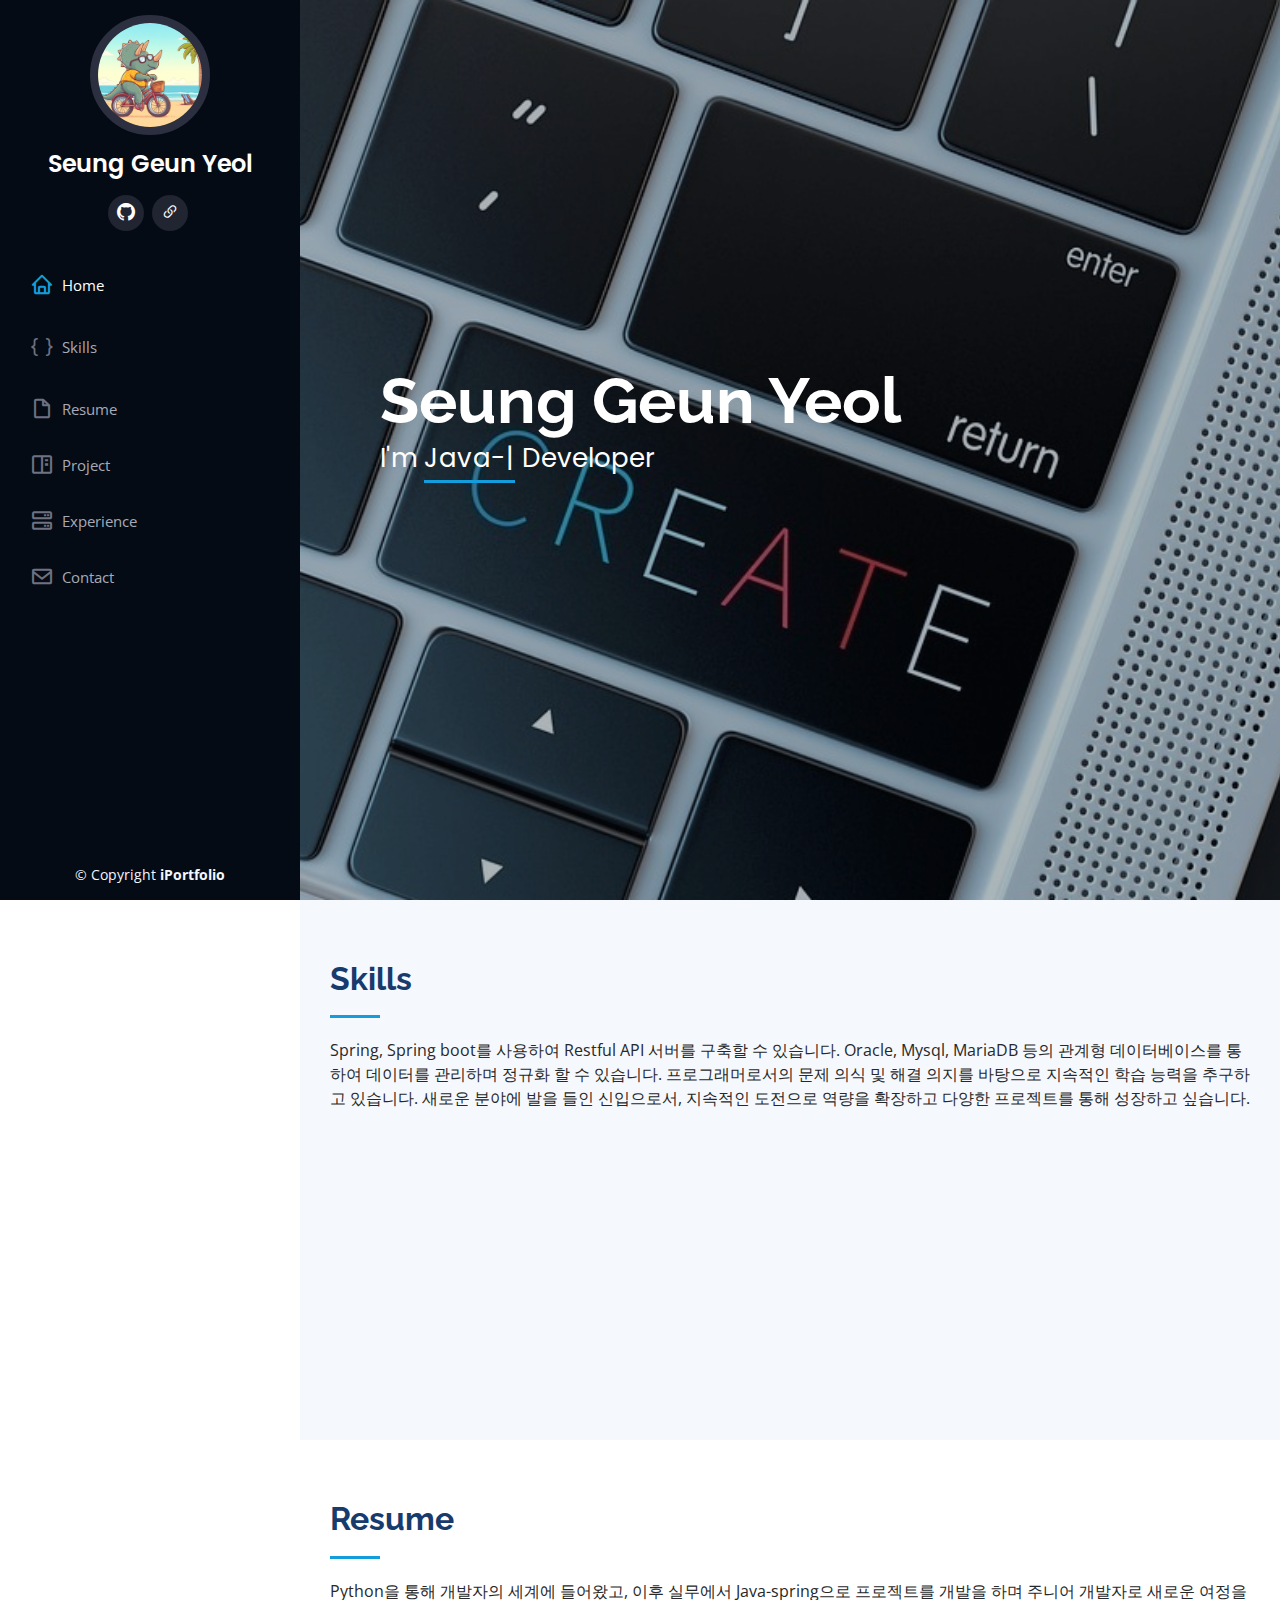
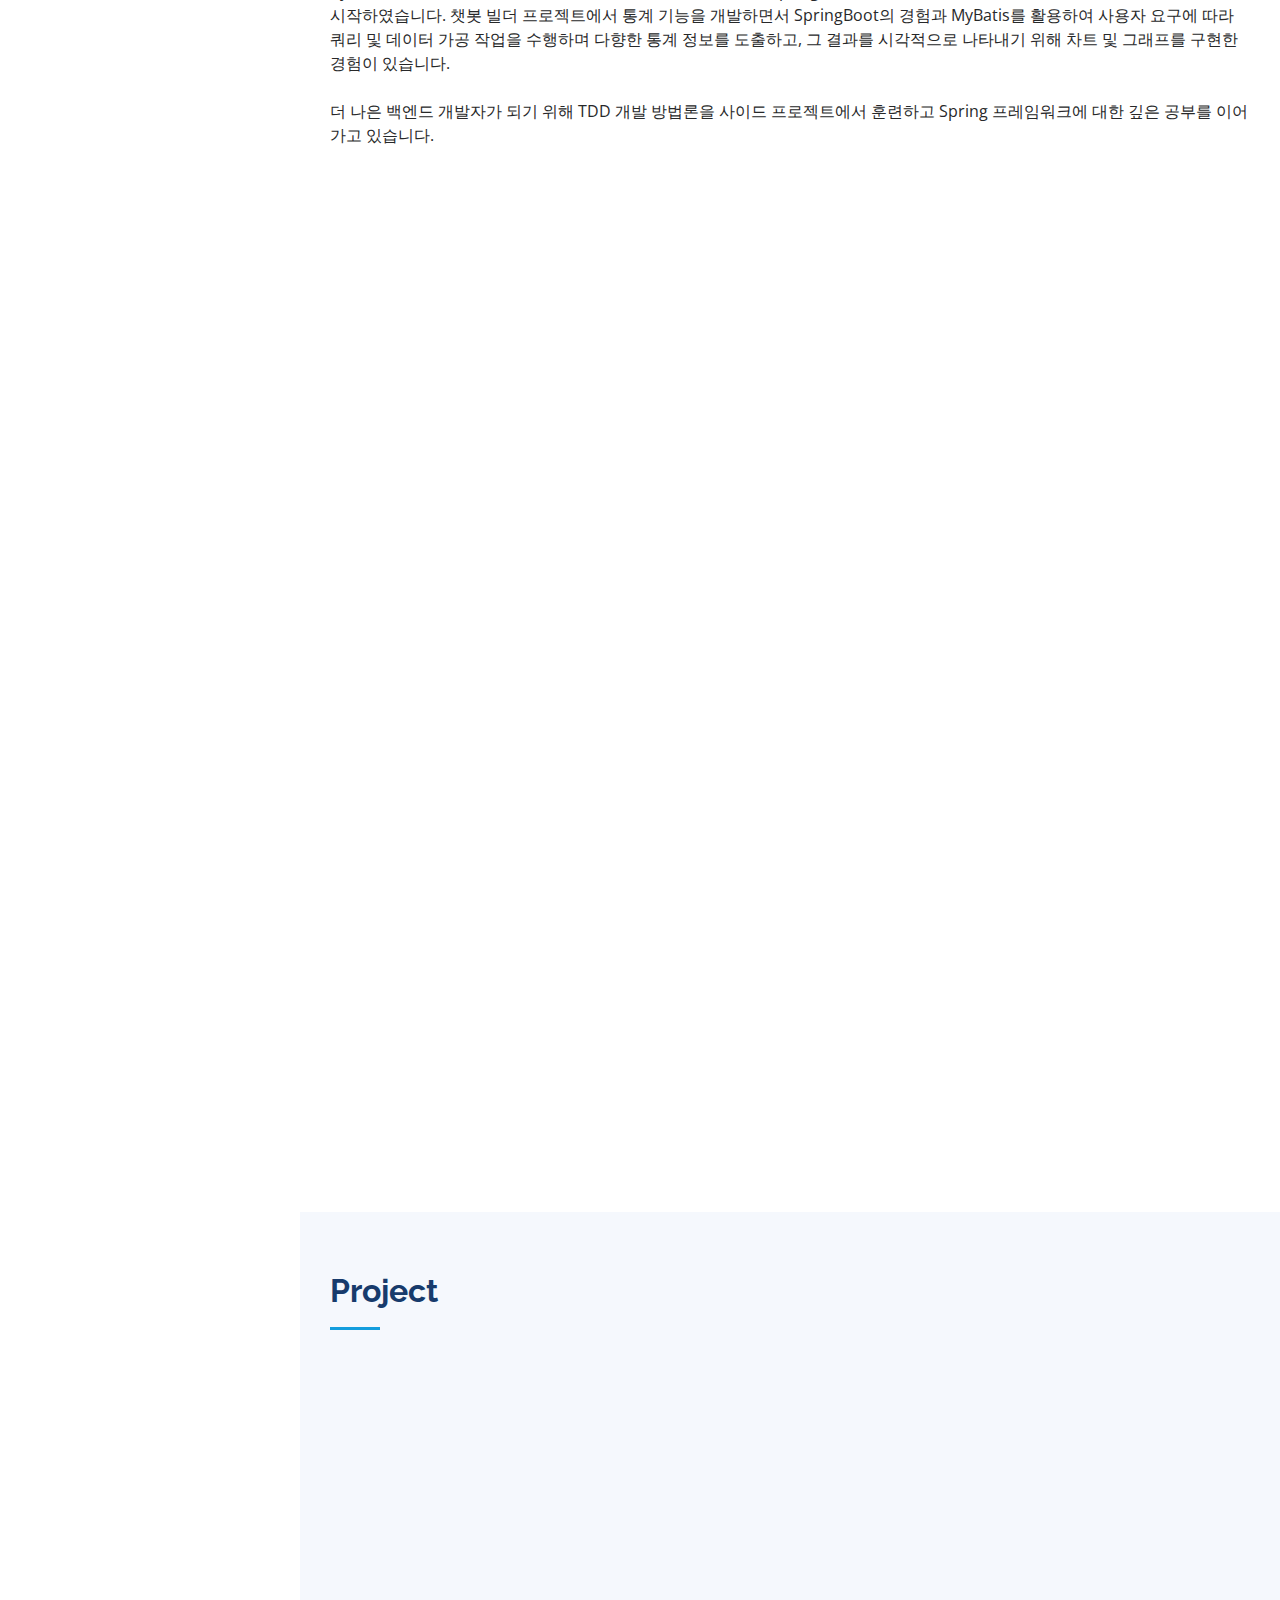
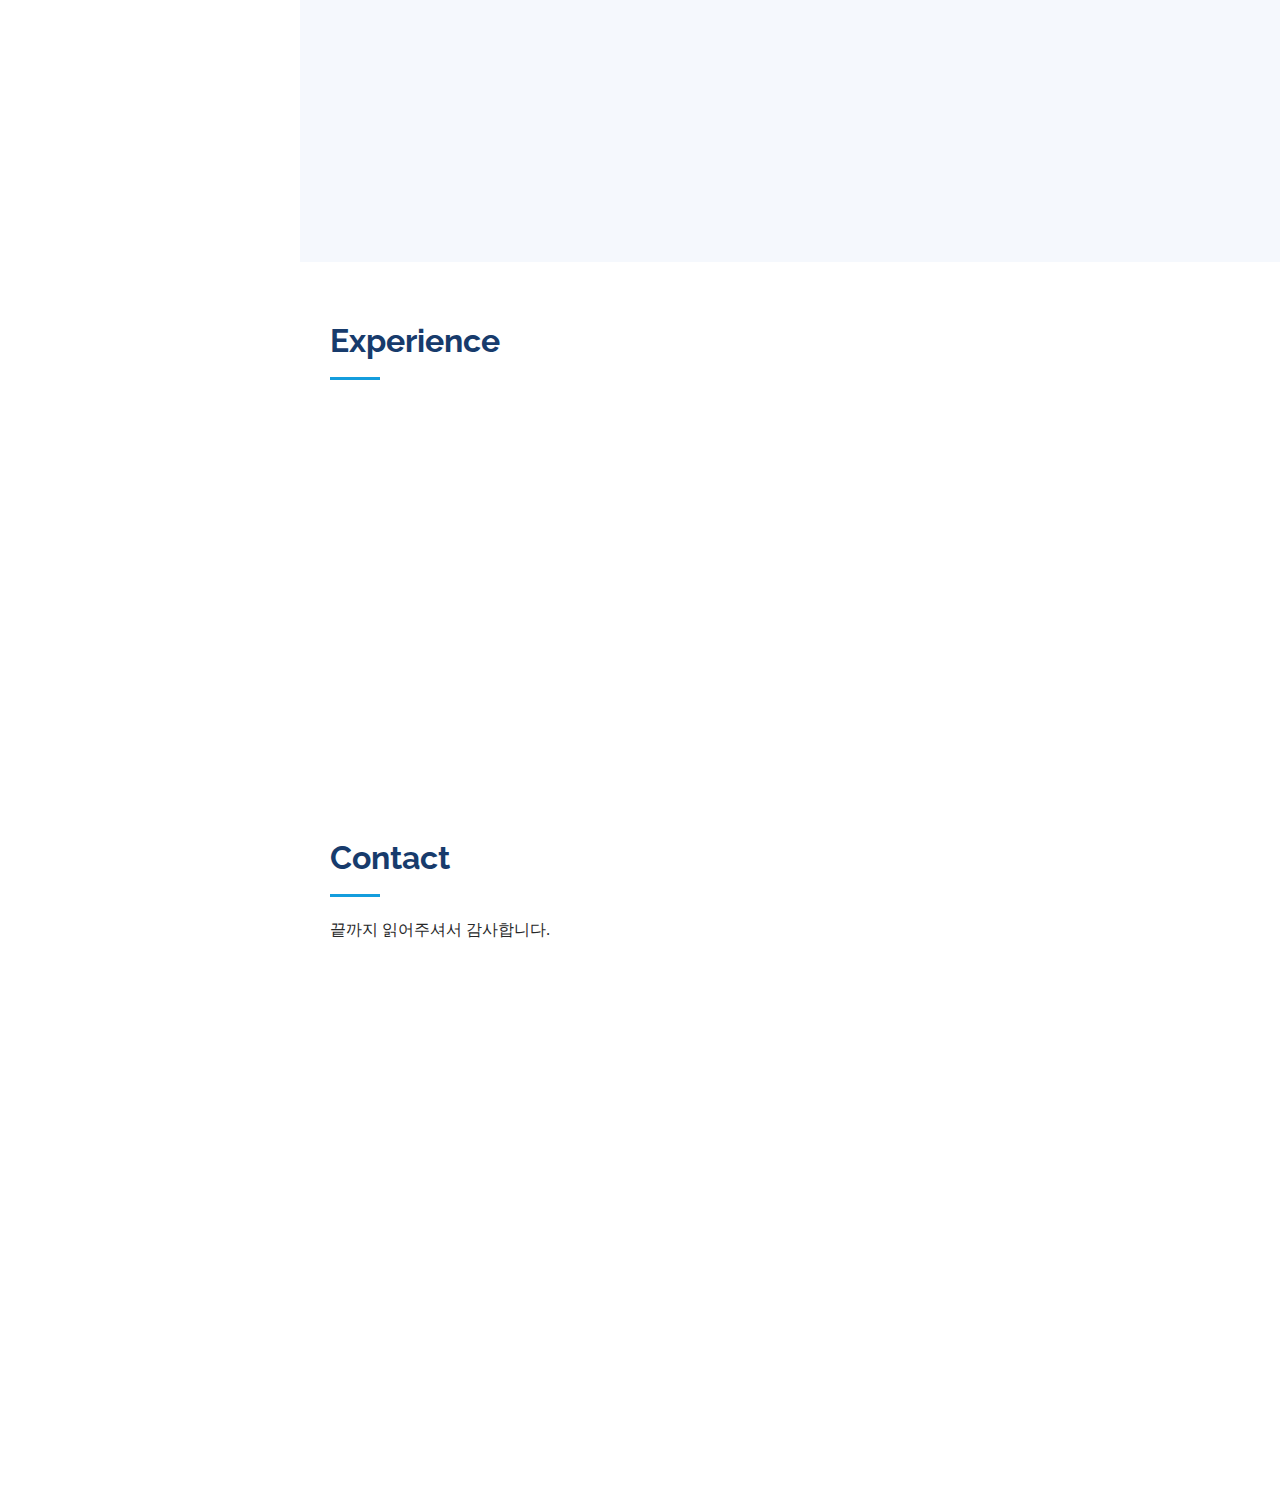
<file: index.html>
<!DOCTYPE html>
<html lang="ko">

<head>
  <meta charset="utf-8">
  <meta content="width=device-width, initial-scale=1.0" name="viewport">

  <title>Root10's Portfolio</title>
  <meta content="" name="description">
  <meta content="" name="keywords">

  <!-- Favicons -->
  <link href="assets/img/favicon.png" rel="icon">
  <link href="assets/img/apple-touch-icon.png" rel="apple-touch-icon">

  <!-- Google Fonts -->
  <link href="https://fonts.googleapis.com/css?family=Open+Sans:300,300i,400,400i,600,600i,700,700i|Raleway:300,300i,400,400i,500,500i,600,600i,700,700i|Poppins:300,300i,400,400i,500,500i,600,600i,700,700i" rel="stylesheet">

  <!-- Vendor CSS Files -->
  <link href="assets/vendor/aos/aos.css" rel="stylesheet">
  <link href="assets/vendor/bootstrap/css/bootstrap.min.css" rel="stylesheet">
  <link href="assets/vendor/bootstrap-icons/bootstrap-icons.css" rel="stylesheet">
  <link href="assets/vendor/boxicons/css/boxicons.min.css" rel="stylesheet">
  <link href="assets/vendor/glightbox/css/glightbox.min.css" rel="stylesheet">
  <link href="assets/vendor/swiper/swiper-bundle.min.css" rel="stylesheet">

  <!-- Template Main CSS File -->
  <link href="assets/css/style.css" rel="stylesheet">

  <!-- =======================================================
  * Template Name: iPortfolio
  * Updated: Nov 17 2023 with Bootstrap v5.3.2
  * Template URL: https://bootstrapmade.com/iportfolio-bootstrap-portfolio-websites-template/
  * Author: BootstrapMade.com
  * License: https://bootstrapmade.com/license/
  ======================================================== -->
</head>

<body>

  <!-- ======= Mobile nav toggle button ======= -->
  <i class="bi bi-list mobile-nav-toggle d-xl-none"></i>

  <!-- ======= Header ======= -->
  <header id="header">
    <div class="d-flex flex-column">

      <div class="profile">
        <img src="assets/img/profile-img.jpg" alt="" class="img-fluid rounded-circle">
        <h1 class="text-light"><a href="index.html">Seung Geun Yeol</a></h1>
        <div class="social-links mt-3 text-center">
          <a href="https://github.com/SeungGeunYeol" class="facebook"><i class="bi bi-github"></i></a>
         <a href="https://root10.tistory.com/" class="twitter"><i class="bi bi-link-45deg"></i></a>
        </div>
      </div>

      <nav id="navbar" class="nav-menu navbar">
        <ul>
          <li><a href="#hero" class="nav-link scrollto active"><i class="bx bx-home"></i> <span>Home</span></a></li>
          <li><a href="#skills" class="nav-link scrollto"><i class="bi bi-braces"></i> <span>Skills</span></a></li>
          <li><a href="#resume" class="nav-link scrollto"><i class="bx bx-file-blank"></i> <span>Resume</span></a></li>
          <li><a href="#portfolio" class="nav-link scrollto"><i class="bx bx-book-content"></i> <span>Project</span></a></li>
          <li><a href="#services" class="nav-link scrollto"><i class="bx bx-server"></i> <span>Experience</span></a></li>
          <li><a href="#contact" class="nav-link scrollto"><i class="bx bx-envelope"></i> <span>Contact</span></a></li>
        </ul>
      </nav><!-- .nav-menu -->
    </div>
  </header><!-- End Header -->

  <!-- ======= Hero Section ======= -->
  <section id="hero" class="d-flex flex-column justify-content-center align-items-center">
    <div class="hero-container" data-aos="fade-in">
      <h1>Seung Geun Yeol</h1>
      <p>I'm <span class="typed" data-typed-items="Java-Spring, Backend, Faithful, Efficient"></span> Developer</p>
    </div>
    <div class="hero-container"></div>
  </section><!-- End Hero -->

  <main id="main">

    <!-- ======= Skills Section ======= -->
    <section id="skills" class="skills section-bg">
      <div class="container">

        <div class="section-title">
          <h2>Skills</h2>
          <p>Spring, Spring boot를 사용하여 Restful API 서버를 구축할 수 있습니다. Oracle, Mysql, MariaDB 등의 관계형 데이터베이스를 통하여 데이터를 관리하며 정규화 할 수 있습니다. 프로그래머로서의 문제 의식 및 해결 의지를 바탕으로 지속적인 학습 능력을 추구하고 있습니다. 새로운 분야에 발을 들인 신입으로서, 지속적인 도전으로 역량을 확장하고 다양한 프로젝트를 통해 성장하고 싶습니다.</p>
        </div>

        <div class="row skills-content">

          <div class="col-lg-6" data-aos="fade-up">

            <div class="progress">
              <span class="skill">Java <i class="val">70%</i></span>
              <div class="progress-bar-wrap">
                <div class="progress-bar" role="progressbar" aria-valuenow="70" aria-valuemin="0" aria-valuemax="100"></div>
              </div>
            </div>

            <div class="progress">
              <span class="skill">Spring <i class="val">50%</i></span>
              <div class="progress-bar-wrap">
                <div class="progress-bar" role="progressbar" aria-valuenow="50" aria-valuemin="0" aria-valuemax="100"></div>
              </div>
            </div>

            <div class="progress">
              <span class="skill">MariaDB <i class="val">70%</i></span>
              <div class="progress-bar-wrap">
                <div class="progress-bar" role="progressbar" aria-valuenow="70" aria-valuemin="0" aria-valuemax="100"></div>
              </div>
            </div>

            <div class="progress">
              <span class="skill">Python <i class="val">50%</i></span>
              <div class="progress-bar-wrap">
                <div class="progress-bar" role="progressbar" aria-valuenow="50" aria-valuemin="0" aria-valuemax="100"></div>
              </div>
            </div>

          </div>

          <div class="col-lg-6" data-aos="fade-up" data-aos-delay="100">

            <div class="progress">
              <span class="skill">SVN & Github <i class="val">30%</i></span>
              <div class="progress-bar-wrap">
                <div class="progress-bar" role="progressbar" aria-valuenow="30" aria-valuemin="0" aria-valuemax="100"></div>
              </div>
            </div>

            <div class="progress">
              <span class="skill">HTML <i class="val">80%</i></span>
              <div class="progress-bar-wrap">
                <div class="progress-bar" role="progressbar" aria-valuenow="80" aria-valuemin="0" aria-valuemax="100"></div>
              </div>
            </div>

            <div class="progress">
              <span class="skill">Javascript <i class="val">70%</i></span>
              <div class="progress-bar-wrap">
                <div class="progress-bar" role="progressbar" aria-valuenow="70" aria-valuemin="0" aria-valuemax="100"></div>
              </div>
            </div>

            <div class="progress">
              <span class="skill">CSS <i class="val">40%</i></span>
              <div class="progress-bar-wrap">
                <div class="progress-bar" role="progressbar" aria-valuenow="40" aria-valuemin="0" aria-valuemax="100"></div>
              </div>
            </div>



          </div>

        </div>

      </div>
    </section><!-- End Skills Section -->

    <!-- ======= Resume Section ======= -->
    <section id="resume" class="resume">
      <div class="container">

        <div class="section-title">
          <h2>Resume</h2>
          <p>Python을 통해 개발자의 세계에 들어왔고, 이후 실무에서 Java-spring으로 프로젝트를 개발을 하며 주니어 개발자로 새로운 여정을 시작하였습니다. 챗봇 빌더 프로젝트에서 통계 기능을 개발하면서 SpringBoot의 경험과 MyBatis를 활용하여 사용자 요구에 따라 쿼리 및 데이터 가공 작업을 수행하며 다향한 통계 정보를 도출하고, 그 결과를 시각적으로 나타내기 위해 차트 및 그래프를 구현한 경험이 있습니다.
            <br><br>더 나은 백엔드 개발자가 되기 위해 TDD 개발 방법론을 사이드 프로젝트에서 훈련하고 Spring 프레임워크에 대한 깊은 공부를 이어가고 있습니다.</p>
        </div>

        <div class="row">
          <div class="col-lg-6" data-aos="fade-up">
            <h3 class="resume-title">Professional Experience</h3>
            <div class="resume-item">
              <h4>(자사) 라이센스 관리 시스템 구축</h4>
              <h5>2023.05 - 2023.08</h5>
              <p><em>(주) 엘젠</em></p>
              <ul>
                <li>라이센스 관리 요구사항 분석 및 설계</li>
                <li>암호화 & 복호화 등 암호화 기법을 활용한 유효성 검사 등 개발</li>
                <li>DataTables 라이브러리를 이용한 Front 개발</li>
              </ul>
            </div>
            <div class="resume-item pb-0">
              <h4>TCK AICC(AI Contact Center) 구축</h4>
              <h5>2023.01 - 2023.05</h5>
              <p><em>(주) 엘젠</em></p>
              <ul>
                <li>통계 기능 개발</li>
                <li>보고서 Download 기능 개발</li>
                <li>단위 테스트 & 통합 테스트</li>
              </ul>
            </div>

            <h3 class="resume-title">Career</h3>
            <div class="resume-item">
              <h4>Junior Full-Stack Developer</h4>
              <h5>2022.06 - 2023.09</h5>
              <p><em>(주) 엘젠</em></p>
              <p>시스템 통합 요구분석, 설계, 개발, 시험 등 운영환경에 따른 정보시스템 구축과 시스템 운영 및 보수 업무 수행</p>
            </div>
            <div class="resume-item">
              <h4>Aluminum Form designer</h4>
              <h5>2017.08 - 2019.08</h5>
              <p><em>(주) 에이원 알폼</em></p>
              <p>실시 설계 분석, 자재 물량 산출 등 현장 환경 및 거푸집 하중 등을 고려한 거푸집 설계와 동바리 설계 업무 수행</p>
            </div>




          </div>

          <div class="col-lg-6" data-aos="fade-up" data-aos-delay="100">
            <h3 class="resume-title">Education</h3>
            <div class="resume-item">
              <h4>자바 기초부터 웹 스프링 개발 향상과정</h4>
              <h5>2023.03 - 2023.04</h5>
              <p><em>오라클 자바 교육 학원</em></p>
              <p>자바언어의 기본적인 요소 및 문법에 대한 체계적인 이론을 기본으로 자바 자료구조, Thread, Stream까지 나아가 자바 JDBC 프로그래밍 활용, Servlet API, JSP MVC Model 이후 Ajax, jQuery DOM, JSON까지 전문적으로 배울 수 있는 실무자 학습 과정입니다.</p>
            </div>
            <div class="resume-item">
              <h4>딥러닝기반 데이터분석 서비스 전문가 과정</h4>
              <h5>2021.12 - 2022.06</h5>
              <p><em>서울 디지털 인재 개발원</em></p>
              <p>파이썬 기초부터 머신러닝/딥러닝의 기초가 되는 선형회귀와 선형분류모델을 배우고 예제를 통해 머신러닝 프로젝트가 전반적으로 어떻게 진행되는지 학습했습니다. 또한 텍스트마이닝, 음성인식, 객체인식, 포즈인식 등 다양한 빅데이터를 분석 기술을 활용하여 현장 실무 프로젝트를 경험했습니다.</p>
            </div>
          </div>
        </div>

      </div>
    </section><!-- End Resume Section -->

    <!-- ======= Portfolio Section ======= -->
    <section id="portfolio" class="portfolio section-bg">
      <div class="container">

        <div class="section-title">
          <h2>Project</h2>
        </div>

        <div class="row" data-aos="fade-up">
          <div class="col-lg-12 d-flex justify-content-center">
            <ul id="portfolio-flters">
              <li data-filter="*" class="filter-active">All</li>
              <li data-filter=".filter-app">Side Project</li>
              <li data-filter=".filter-study">Study</li>
              <li data-filter=".filter-etc">Etc</li>
            </ul>
          </div>
        </div>

        <div class="row portfolio-container" data-aos="fade-up" data-aos-delay="100">

          <div class="col-lg-4 col-md-6 portfolio-item filter-app">
            <div class="portfolio-wrap">
              <img src="assets/img/portfolio/portfolio-1.jpg" class="img-fluid" alt="">
              <div class="portfolio-links">
                <a href="assets/img/portfolio/portfolio-1.jpg" data-gallery="portfolioGallery" class="portfolio-lightbox" title="Basic Board Service"><i class="bx bx-plus"></i></a>
                <a href="details/portfolio-board.html" title="More Details"><i class="bx bx-link"></i></a>
              </div>
            </div>
          </div>

          <div class="col-lg-4 col-md-6 portfolio-item filter-study">
            <div class="portfolio-wrap">
              <img src="assets/img/portfolio/spring_logo.jpg" class="img-fluid" alt="">
              <div class="portfolio-links">
                <a href="assets/img/portfolio/spring_logo.jpg" data-gallery="portfolioGallery" class="portfolio-lightbox" title="Spring 핵심 원리 기본편 Ⅰ 학습"><i class="bx bx-plus"></i></a>
                <a href="details/portfolio-springCore.html" title="More Details"><i class="bx bx-link"></i></a>
              </div>
            </div>
          </div>

          <div class="col-lg-4 col-md-6 portfolio-item filter-study">
            <div class="portfolio-wrap">
              <img src="assets/img/portfolio/spring_hello.jpg" class="img-fluid" alt="">
              <div class="portfolio-links">
                <a href="assets/img/portfolio/spring_hello.jpg" data-gallery="portfolioGallery" class="portfolio-lightbox" title="Spring 기초 Ⅰ 따라하기"><i class="bx bx-plus"></i></a>
                <a href="details/portfolio-helloSpring.html" title="More Details"><i class="bx bx-link"></i></a>
              </div>
            </div>
          </div>

          <div class="col-lg-4 col-md-6 portfolio-item filter-etc">
            <div class="portfolio-wrap">
              <img src="assets/img/portfolio/portfolio-Project-Ohgogada.jpg" class="img-fluid" alt="">
              <div class="portfolio-links">
                <a href="assets/img/portfolio/portfolio-Project-Ohgogada.jpg" data-gallery="portfolioGallery" class="portfolio-lightbox" title="Pug-nodejs-Ohgogada-Project"><i class="bx bx-plus"></i></a>
                <a href="details/portfolio-ProjectOhgogada.html" title="More Details"><i class="bx bx-link"></i></a>
              </div>
            </div>
          </div>

        </div>

      </div>
    </section><!-- End Portfolio Section -->

    <!-- ======= Services Section ======= -->
    <section id="services" class="services">
      <div class="container">

        <div class="section-title">
          <h2>Experience</h2>
        </div>

        <div class="row">
          <div class="col-lg-3 col-md-6 icon-box" data-aos="fade-up">
            <div class="icon"><i class="bi bi-code-slash"></i></div>
            <h4 class="title">Language</h4>
            <ul class="experience">
              <li>Java</li>
              <li>python</li>
              <li>SQL</li>
            </ul>
          </div>
          <div class="col-lg-3 col-md-6 icon-box" data-aos="fade-up" data-aos-delay="200">
            <div class="icon"><i class="bi bi-gift"></i></div>
            <h4 class="title">Framework</h4>
            <ul class="experience">
              <li>Spring</li>
              <li>SpringBoot</li>
              <li>Mybatis</li>
              <li>Django</li>
            </ul>
          </div>
          <div class="col-lg-3 col-md-6 icon-box" data-aos="fade-up" data-aos-delay="100">
            <div class="icon"><i class="bi bi-database"></i></div>
            <h4 class="title">DataBase</h4>
            <ul class="experience">
              <li>Oracle</li>
              <li>Mysql</li>
              <li>MariaDB</li>
              <li>H2</li>
            </ul>
          </div>
          <div class="col-lg-3 col-md-6 icon-box" data-aos="fade-up" data-aos-delay="300">
            <div class="icon"><i class="bi bi-tools"></i></div>
            <h4 class="title">Tools</h4>
            <ul class="experience">
              <li>SVN</li>
              <li>Git</li>
              <li>SQL Developer</li>
              <li>Putty</li>
              <li>Eclipse</li>
              <li>Intellij</li>
              <li>Visual Studio Code</li>
              <li>STS</li>
            </ul>
          </div>
        </div>

      </div>
    </section><!-- End Services Section -->

    <!-- ======= Contact Section ======= -->
    <section id="contact" class="contact">
      <div class="container">

        <div class="section-title">
          <h2>Contact</h2>
          <p>끝까지 읽어주셔서 감사합니다.</p>
        </div>

        <div class="row" data-aos="fade-in">

          <div class="col-lg-12 d-flex align-items-stretch">
            <div class="info">
              <div class="address">
                <i class="bi bi-geo-alt"></i>
                <h4>Location :</h4>
                <p>Seoul,Korea</p>
              </div>

              <div class="email">
                <i class="bi bi-envelope"></i>
                <h4>Email :</h4>
                <p>swaq12331@gmail.com</p>
              </div>

              <div class="phone">
                <i class="bi bi-link-45deg"></i>
                <h4>Blog :</h4>
                <p><a href="https://root10.tistory.com">https://root10.tistory.com</a></p>
              </div>

              <div class="phone">
                <i class="bi bi-github"></i>
                <h4>Github :</h4>
                <p><a href="https://github.com/SeungGeunYeol">https://github.com/SeungGeunYeol</a></p>
              </div>

            </div>

          </div>


        </div>

      </div>
    </section><!-- End Contact Section -->

  </main><!-- End #main -->

  <!-- ======= Footer ======= -->
  <footer id="footer">
    <div class="container">
      <div class="copyright">
        &copy; Copyright <strong><span>iPortfolio</span></strong>
      </div>
      
    </div>
  </footer><!-- End  Footer -->

  <a href="#" class="back-to-top d-flex align-items-center justify-content-center"><i class="bi bi-arrow-up-short"></i></a>

  <!-- Vendor JS Files -->
  <script src="assets/vendor/purecounter/purecounter_vanilla.js"></script>
  <script src="assets/vendor/aos/aos.js"></script>
  <script src="assets/vendor/bootstrap/js/bootstrap.bundle.min.js"></script>
  <script src="assets/vendor/glightbox/js/glightbox.min.js"></script>
  <script src="assets/vendor/isotope-layout/isotope.pkgd.min.js"></script>
  <script src="assets/vendor/swiper/swiper-bundle.min.js"></script>
  <script src="assets/vendor/typed.js/typed.umd.js"></script>
  <script src="assets/vendor/waypoints/noframework.waypoints.js"></script>
  <script src="assets/vendor/php-email-form/validate.js"></script>

  <!-- Template Main JS File -->
  <script src="assets/js/main.js"></script>

</body>

</html>
</file>
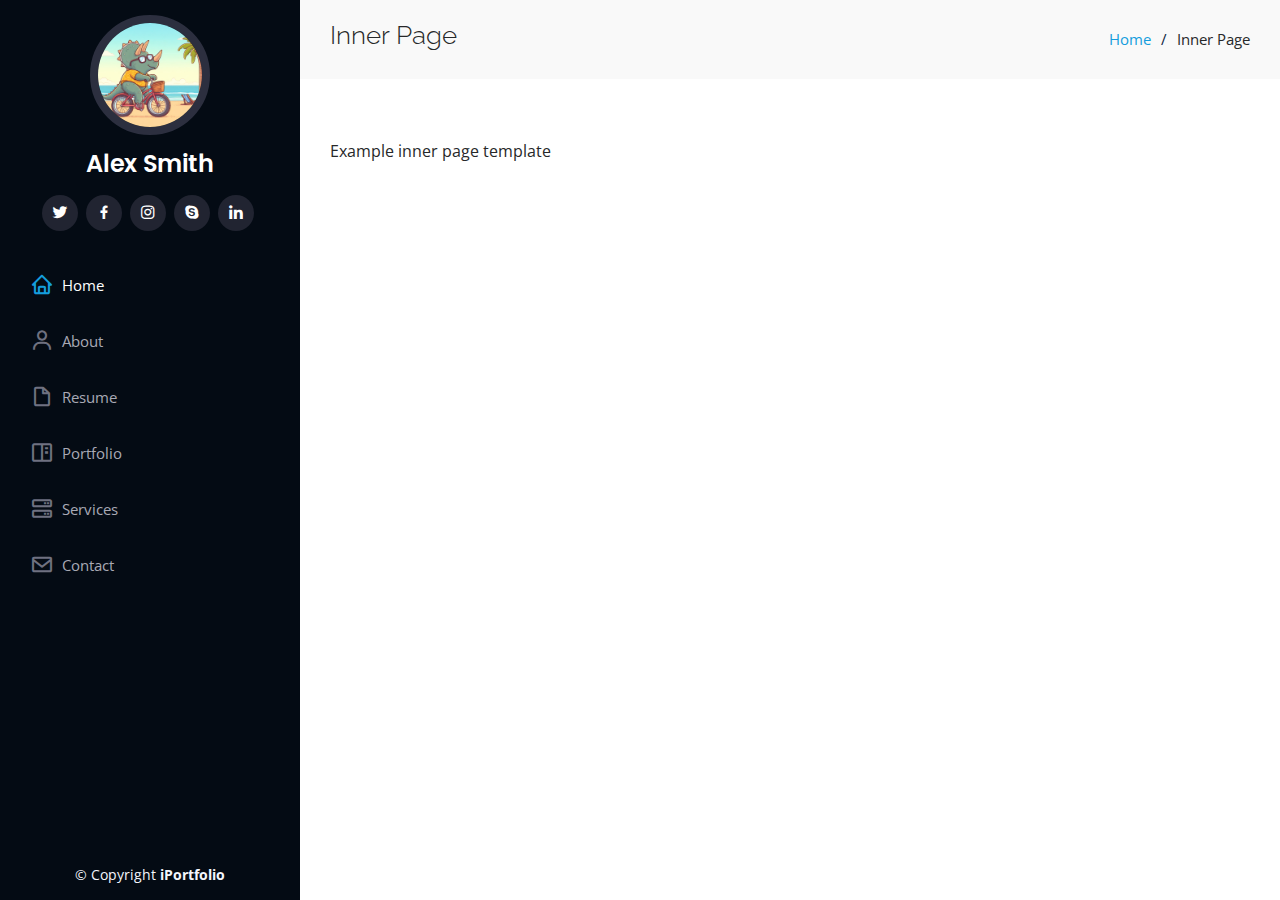
<file: inner-page.html>
<!DOCTYPE html>
<html lang="en">

<head>
  <meta charset="utf-8">
  <meta content="width=device-width, initial-scale=1.0" name="viewport">

  <title>Inner Page - iPortfolio Bootstrap Template</title>
  <meta content="" name="description">
  <meta content="" name="keywords">

  <!-- Favicons -->
  <link href="assets/img/favicon.png" rel="icon">
  <link href="assets/img/apple-touch-icon.png" rel="apple-touch-icon">

  <!-- Google Fonts -->
  <link href="https://fonts.googleapis.com/css?family=Open+Sans:300,300i,400,400i,600,600i,700,700i|Raleway:300,300i,400,400i,500,500i,600,600i,700,700i|Poppins:300,300i,400,400i,500,500i,600,600i,700,700i" rel="stylesheet">

  <!-- Vendor CSS Files -->
  <link href="assets/vendor/aos/aos.css" rel="stylesheet">
  <link href="assets/vendor/bootstrap/css/bootstrap.min.css" rel="stylesheet">
  <link href="assets/vendor/bootstrap-icons/bootstrap-icons.css" rel="stylesheet">
  <link href="assets/vendor/boxicons/css/boxicons.min.css" rel="stylesheet">
  <link href="assets/vendor/glightbox/css/glightbox.min.css" rel="stylesheet">
  <link href="assets/vendor/swiper/swiper-bundle.min.css" rel="stylesheet">

  <!-- Template Main CSS File -->
  <link href="assets/css/style.css" rel="stylesheet">

  <!-- =======================================================
  * Template Name: iPortfolio
  * Updated: Nov 17 2023 with Bootstrap v5.3.2
  * Template URL: https://bootstrapmade.com/iportfolio-bootstrap-portfolio-websites-template/
  * Author: BootstrapMade.com
  * License: https://bootstrapmade.com/license/
  ======================================================== -->
</head>

<body>

  <!-- ======= Mobile nav toggle button ======= -->
  <i class="bi bi-list mobile-nav-toggle d-xl-none"></i>

  <!-- ======= Header ======= -->
  <header id="header">
    <div class="d-flex flex-column">

      <div class="profile">
        <img src="assets/img/profile-img.jpg" alt="" class="img-fluid rounded-circle">
        <h1 class="text-light"><a href="index.html">Alex Smith</a></h1>
        <div class="social-links mt-3 text-center">
          <a href="#" class="twitter"><i class="bx bxl-twitter"></i></a>
          <a href="#" class="facebook"><i class="bx bxl-facebook"></i></a>
          <a href="#" class="instagram"><i class="bx bxl-instagram"></i></a>
          <a href="#" class="google-plus"><i class="bx bxl-skype"></i></a>
          <a href="#" class="linkedin"><i class="bx bxl-linkedin"></i></a>
        </div>
      </div>

      <nav id="navbar" class="nav-menu navbar">
        <ul>
          <li><a href="#hero" class="nav-link scrollto active"><i class="bx bx-home"></i> <span>Home</span></a></li>
          <li><a href="#about" class="nav-link scrollto"><i class="bx bx-user"></i> <span>About</span></a></li>
          <li><a href="#resume" class="nav-link scrollto"><i class="bx bx-file-blank"></i> <span>Resume</span></a></li>
          <li><a href="#portfolio" class="nav-link scrollto"><i class="bx bx-book-content"></i> <span>Portfolio</span></a></li>
          <li><a href="#services" class="nav-link scrollto"><i class="bx bx-server"></i> <span>Services</span></a></li>
          <li><a href="#contact" class="nav-link scrollto"><i class="bx bx-envelope"></i> <span>Contact</span></a></li>
        </ul>
      </nav><!-- .nav-menu -->
    </div>
  </header><!-- End Header -->

  <main id="main">

    <!-- ======= Breadcrumbs ======= -->
    <section class="breadcrumbs">
      <div class="container">

        <div class="d-flex justify-content-between align-items-center">
          <h2>Inner Page</h2>
          <ol>
            <li><a href="index.html">Home</a></li>
            <li>Inner Page</li>
          </ol>
        </div>

      </div>
    </section><!-- End Breadcrumbs -->

    <section class="inner-page">
      <div class="container">
        <p>
          Example inner page template
        </p>
      </div>
    </section>

  </main><!-- End #main -->

  <!-- ======= Footer ======= -->
  <footer id="footer">
    <div class="container">
      <div class="copyright">
        &copy; Copyright <strong><span>iPortfolio</span></strong>
      </div>
      
    </div>
  </footer><!-- End  Footer -->

  <a href="#" class="back-to-top d-flex align-items-center justify-content-center"><i class="bi bi-arrow-up-short"></i></a>

  <!-- Vendor JS Files -->
  <script src="assets/vendor/purecounter/purecounter_vanilla.js"></script>
  <script src="assets/vendor/aos/aos.js"></script>
  <script src="assets/vendor/bootstrap/js/bootstrap.bundle.min.js"></script>
  <script src="assets/vendor/glightbox/js/glightbox.min.js"></script>
  <script src="assets/vendor/isotope-layout/isotope.pkgd.min.js"></script>
  <script src="assets/vendor/swiper/swiper-bundle.min.js"></script>
  <script src="assets/vendor/typed.js/typed.umd.js"></script>
  <script src="assets/vendor/waypoints/noframework.waypoints.js"></script>
  <script src="assets/vendor/php-email-form/validate.js"></script>

  <!-- Template Main JS File -->
  <script src="assets/js/main.js"></script>

</body>

</html>
</file>
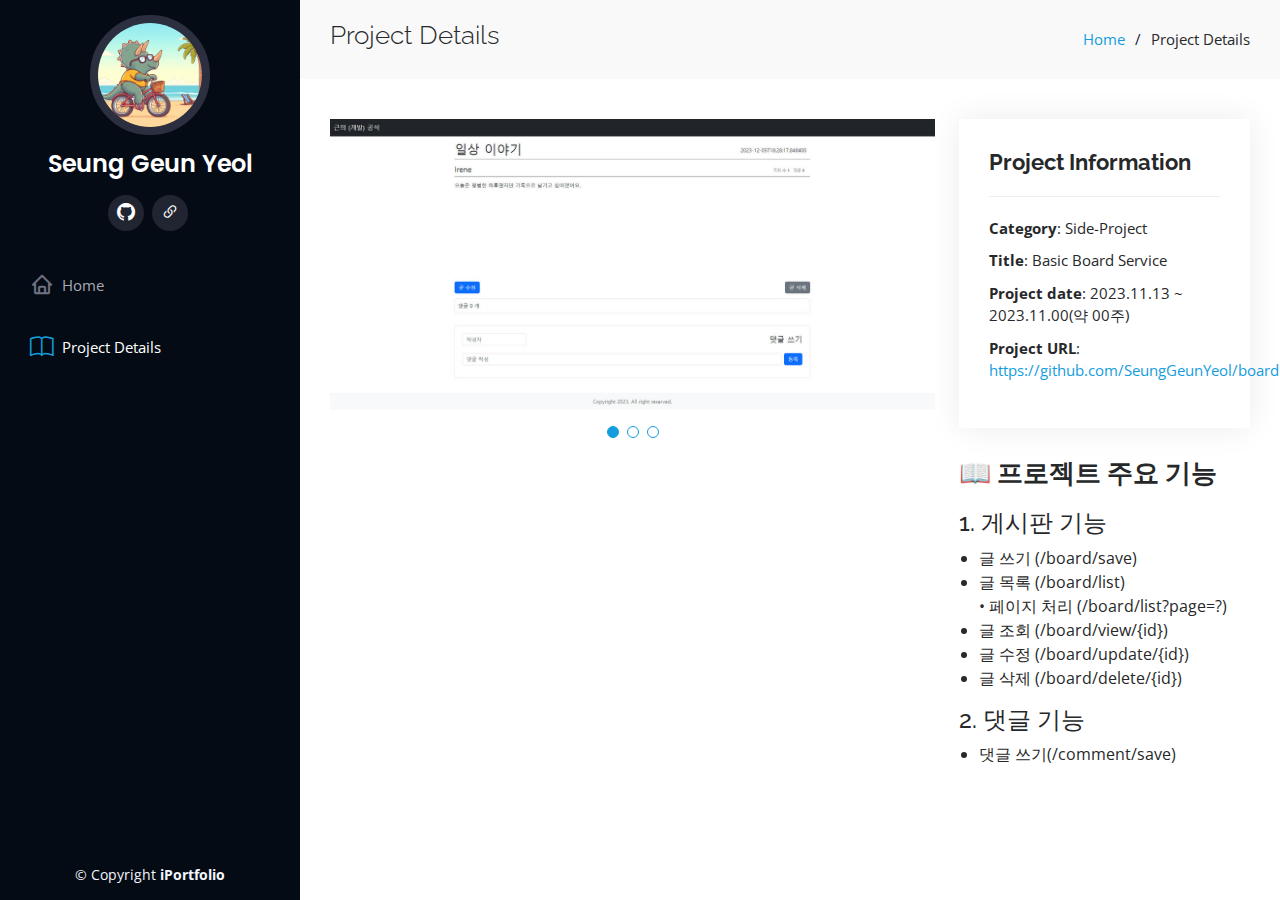
<file: details/portfolio-board.html>
<!DOCTYPE html>
<html lang="en">

<head>
  <meta charset="utf-8">
  <meta content="width=device-width, initial-scale=1.0" name="viewport">

  <title>Portfolio Details - iPortfolio Bootstrap Template</title>
  <meta content="" name="description">
  <meta content="" name="keywords">

  <!-- Favicons -->
  <link href="../assets/img/favicon.png" rel="icon">
  <link href="../assets/img/apple-touch-icon.png" rel="apple-touch-icon">

  <!-- Google Fonts -->
  <link href="https://fonts.googleapis.com/css?family=Open+Sans:300,300i,400,400i,600,600i,700,700i|Raleway:300,300i,400,400i,500,500i,600,600i,700,700i|Poppins:300,300i,400,400i,500,500i,600,600i,700,700i" rel="stylesheet">

  <!-- Vendor CSS Files -->
  <link href="../assets/vendor/aos/aos.css" rel="stylesheet">
  <link href="../assets/vendor/bootstrap/css/bootstrap.min.css" rel="stylesheet">
  <link href="../assets/vendor/bootstrap-icons/bootstrap-icons.css" rel="stylesheet">
  <link href="../assets/vendor/boxicons/css/boxicons.min.css" rel="stylesheet">
  <link href="../assets/vendor/glightbox/css/glightbox.min.css" rel="stylesheet">
  <link href="../assets/vendor/swiper/swiper-bundle.min.css" rel="stylesheet">

  <!-- Template Main CSS File -->
  <link href="../assets/css/style.css" rel="stylesheet">

  <!-- =======================================================
  * Template Name: iPortfolio
  * Updated: Nov 17 2023 with Bootstrap v5.3.2
  * Template URL: https://bootstrapmade.com/iportfolio-bootstrap-portfolio-websites-template/
  * Author: BootstrapMade.com
  * License: https://bootstrapmade.com/license/
  ======================================================== -->
</head>

<body>

  <!-- ======= Mobile nav toggle button ======= -->
  <i class="bi bi-list mobile-nav-toggle d-xl-none"></i>

  <!-- ======= Header ======= -->
  <header id="header">
    <div class="d-flex flex-column">

      <div class="profile">
        <img src="../assets/img/profile-img.jpg" alt="" class="img-fluid rounded-circle">
        <h1 class="text-light"><a href="../index.html">Seung Geun Yeol</a></h1>
        <div class="social-links mt-3 text-center">
          <a href="https://github.com/SeungGeunYeol" class="facebook"><i class="bi bi-github"></i></a>
          <a href="https://formula-root10.tistory.com/" class="twitter"><i class="bi bi-link-45deg"></i></a>
        </div>
      </div>

      <nav id="navbar" class="nav-menu navbar">
        <ul>
          <li><a href="../index.html" class="nav-link scrollto"><i class="bx bx-home"></i> <span>Home</span></a></li>
          <li><a href="#portfolio-details" class="nav-link scrollto active"><i class="bi bi-book"></i></i> <span>Project Details</span></a></li>
        </ul>
      </nav><!-- .nav-menu -->
    </div>
  </header><!-- End Header -->

  <main id="main">

    <!-- ======= Breadcrumbs ======= -->
    <section id="breadcrumbs" class="breadcrumbs">
      <div class="container">

        <div class="d-flex justify-content-between align-items-center">
          <h2>Project Details</h2>
          <ol>
            <li><a href="../index.html">Home</a></li>
            <li>Project Details</li>
          </ol>
        </div>

      </div>
    </section><!-- End Breadcrumbs -->

    <!-- ======= Portfolio Details Section ======= -->
    <section id="portfolio-details" class="portfolio-details">
      <div class="container">

        <div class="row gy-4">

          <div class="col-lg-8">
            <div class="portfolio-details-slider swiper">
              <div class="swiper-wrapper align-items-center">

                <div class="swiper-slide">
                  <img src="../assets/img/portfolio/portfolio-details-1.jpg" alt="">
                </div>

                <div class="swiper-slide">
                  <img src="../assets/img/portfolio/portfolio-details-2.jpg" alt="">
                </div>

                <div class="swiper-slide">
                  <img src="../assets/img/portfolio/portfolio-details-3.jpg" alt="">
                </div>

              </div>
              <div class="swiper-pagination"></div>
            </div>
          </div>

          <div class="col-lg-4">
            <div class="portfolio-info">
              <h3>Project Information</h3>
              <ul>
                <li><strong>Category</strong>: Side-Project</li>
                <li><strong>Title</strong>: Basic Board Service</li>
                <li><strong>Project date</strong>: 2023.11.13 ~ 2023.11.00(약 00주)</li>
                <li><strong>Project URL</strong>: <a href="https://github.com/SeungGeunYeol/board">https://github.com/SeungGeunYeol/board</a></li>
              </ul>
            </div>
            <div class="portfolio-description">
              <h2>📖 프로젝트 주요 기능</h2>
              <h4>1. 게시판 기능</h4>
              <ul>
                <li>글 쓰기 (/board/save)</li>
                <li>글 목록 (/board/list)<br>
                  • 페이지 처리 (/board/list?page=?)</li>
                <li>글 조회 (/board/view/{id})</li>
                <li>글 수정 (/board/update/{id})</li>
                <li>글 삭제 (/board/delete/{id})</li>
              </ul>
              <h4>2. 댓글 기능</h4>
              <ul>
                <li>댓글 쓰기(/comment/save)</li>
<!--                <li>댓글 수정(/comment/update/{id})</li>-->
<!--                <li>댓글 삭제(/comment/delete/{id})</li>-->
              </ul>
            </div>
          </div>

        </div>

      </div>
    </section><!-- End Portfolio Details Section -->

  </main><!-- End #main -->

  <!-- ======= Footer ======= -->
  <footer id="footer">
    <div class="container">
      <div class="copyright">
        &copy; Copyright <strong><span>iPortfolio</span></strong>
      </div>
      
    </div>
  </footer><!-- End  Footer -->

  <a href="#" class="back-to-top d-flex align-items-center justify-content-center"><i class="bi bi-arrow-up-short"></i></a>

  <!-- Vendor JS Files -->
  <script src="../assets/vendor/purecounter/purecounter_vanilla.js"></script>
  <script src="../assets/vendor/aos/aos.js"></script>
  <script src="../assets/vendor/bootstrap/js/bootstrap.bundle.min.js"></script>
  <script src="../assets/vendor/glightbox/js/glightbox.min.js"></script>
  <script src="../assets/vendor/isotope-layout/isotope.pkgd.min.js"></script>
  <script src="../assets/vendor/swiper/swiper-bundle.min.js"></script>
  <script src="../assets/vendor/typed.js/typed.umd.js"></script>
  <script src="../assets/vendor/waypoints/noframework.waypoints.js"></script>
  <script src="../assets/vendor/php-email-form/validate.js"></script>

  <!-- Template Main JS File -->
  <script src="../assets/js/main.js"></script>

</body>

</html>
</file>
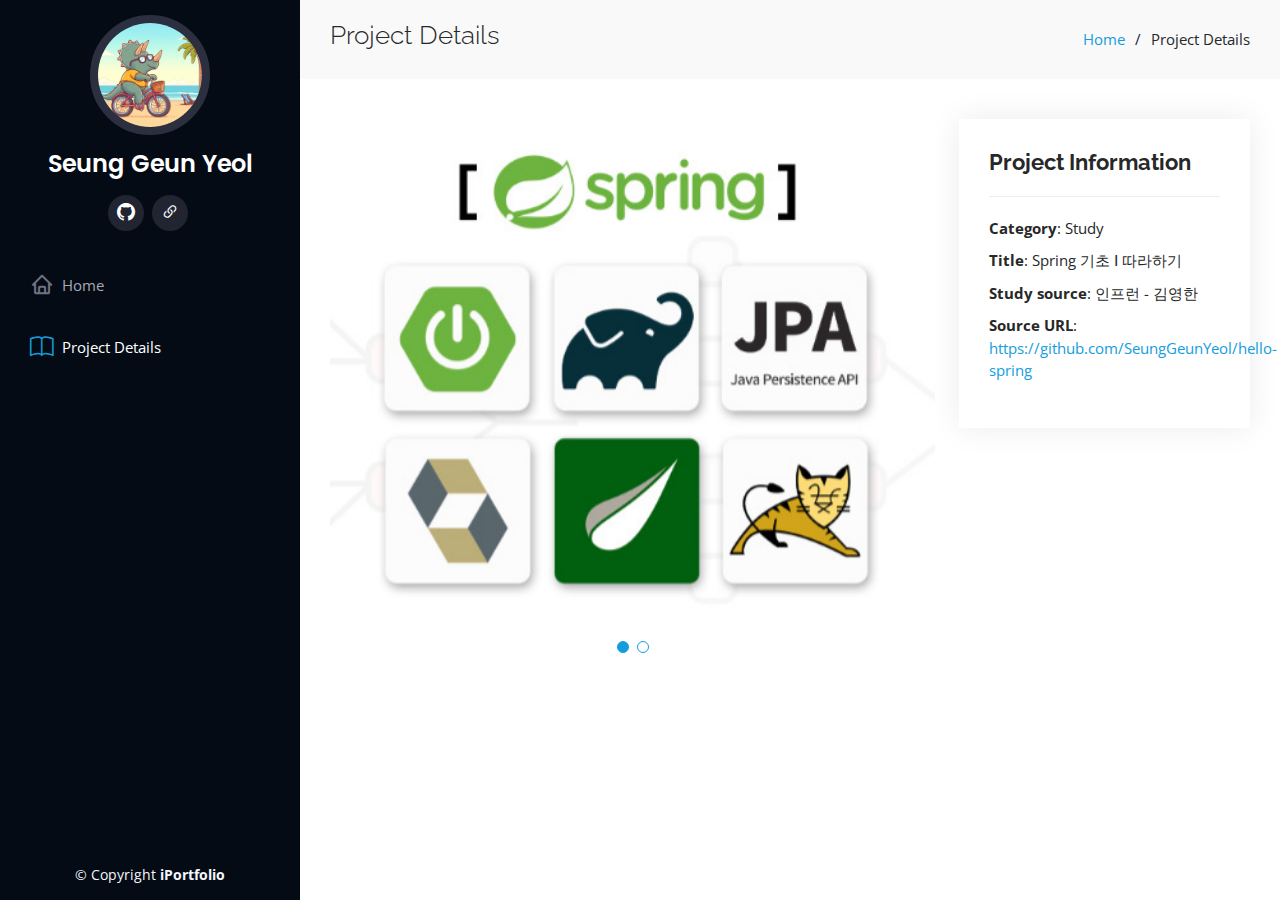
<file: details/portfolio-helloSpring.html>
<!DOCTYPE html>
<html lang="en">

<head>
  <meta charset="utf-8">
  <meta content="width=device-width, initial-scale=1.0" name="viewport">

  <title>Portfolio Details - iPortfolio Bootstrap Template</title>
  <meta content="" name="description">
  <meta content="" name="keywords">

  <!-- Favicons -->
  <link href="../assets/img/favicon.png" rel="icon">
  <link href="../assets/img/apple-touch-icon.png" rel="apple-touch-icon">

  <!-- Google Fonts -->
  <link href="https://fonts.googleapis.com/css?family=Open+Sans:300,300i,400,400i,600,600i,700,700i|Raleway:300,300i,400,400i,500,500i,600,600i,700,700i|Poppins:300,300i,400,400i,500,500i,600,600i,700,700i" rel="stylesheet">

  <!-- Vendor CSS Files -->
  <link href="../assets/vendor/aos/aos.css" rel="stylesheet">
  <link href="../assets/vendor/bootstrap/css/bootstrap.min.css" rel="stylesheet">
  <link href="../assets/vendor/bootstrap-icons/bootstrap-icons.css" rel="stylesheet">
  <link href="../assets/vendor/boxicons/css/boxicons.min.css" rel="stylesheet">
  <link href="../assets/vendor/glightbox/css/glightbox.min.css" rel="stylesheet">
  <link href="../assets/vendor/swiper/swiper-bundle.min.css" rel="stylesheet">

  <!-- Template Main CSS File -->
  <link href="../assets/css/style.css" rel="stylesheet">

  <!-- =======================================================
  * Template Name: iPortfolio
  * Updated: Nov 17 2023 with Bootstrap v5.3.2
  * Template URL: https://bootstrapmade.com/iportfolio-bootstrap-portfolio-websites-template/
  * Author: BootstrapMade.com
  * License: https://bootstrapmade.com/license/
  ======================================================== -->
</head>

<body>

  <!-- ======= Mobile nav toggle button ======= -->
  <i class="bi bi-list mobile-nav-toggle d-xl-none"></i>

  <!-- ======= Header ======= -->
  <header id="header">
    <div class="d-flex flex-column">

      <div class="profile">
        <img src="../assets/img/profile-img.jpg" alt="" class="img-fluid rounded-circle">
        <h1 class="text-light"><a href="../index.html">Seung Geun Yeol</a></h1>
        <div class="social-links mt-3 text-center">
          <a href="https://github.com/SeungGeunYeol" class="facebook"><i class="bi bi-github"></i></a>
          <a href="https://formula-root10.tistory.com/" class="twitter"><i class="bi bi-link-45deg"></i></a>
        </div>
      </div>

      <nav id="navbar" class="nav-menu navbar">
        <ul>
          <li><a href="../index.html" class="nav-link scrollto"><i class="bx bx-home"></i> <span>Home</span></a></li>
          <li><a href="#portfolio-details" class="nav-link scrollto active"><i class="bi bi-book"></i></i> <span>Project Details</span></a></li>
        </ul>
      </nav><!-- .nav-menu -->
    </div>
  </header><!-- End Header -->

  <main id="main">

    <!-- ======= Breadcrumbs ======= -->
    <section id="breadcrumbs" class="breadcrumbs">
      <div class="container">

        <div class="d-flex justify-content-between align-items-center">
          <h2>Project Details</h2>
          <ol>
            <li><a href="../index.html">Home</a></li>
            <li>Project Details</li>
          </ol>
        </div>

      </div>
    </section><!-- End Breadcrumbs -->

    <!-- ======= Portfolio Details Section ======= -->
    <section id="portfolio-details" class="portfolio-details">
      <div class="container">

        <div class="row gy-4">

          <div class="col-lg-8">
            <div class="portfolio-details-slider swiper">
              <div class="swiper-wrapper align-items-center">

                <div class="swiper-slide">
                  <img src="../assets/img/portfolio/portfolio-helloSpring-1.jpg" alt="">
                </div>

                <div class="swiper-slide">
                  <img src="../assets/img/portfolio/portfolio-helloSpring-2.jpg" alt="">
                </div>


              </div>
              <div class="swiper-pagination"></div>
            </div>
          </div>

          <div class="col-lg-4">
            <div class="portfolio-info">
              <h3>Project Information</h3>
              <ul>
                <li><strong>Category</strong>: Study</li>
                <li><strong>Title</strong>: Spring 기초 Ⅰ 따라하기</li>
                <li><strong>Study source</strong>: 인프런 - 김영한</li>
                <li><strong>Source URL</strong>: <a href="https://github.com/SeungGeunYeol/hello-spring">https://github.com/SeungGeunYeol/hello-spring</a></li>
              </ul>
            </div>
        </div>

      </div>

    </section><!-- End Portfolio Details Section -->

  </main><!-- End #main -->

  <!-- ======= Footer ======= -->
  <footer id="footer">
    <div class="container">
      <div class="copyright">
        &copy; Copyright <strong><span>iPortfolio</span></strong>
      </div>
      
    </div>
  </footer><!-- End  Footer -->

  <a href="#" class="back-to-top d-flex align-items-center justify-content-center"><i class="bi bi-arrow-up-short"></i></a>

  <!-- Vendor JS Files -->
  <script src="../assets/vendor/purecounter/purecounter_vanilla.js"></script>
  <script src="../assets/vendor/aos/aos.js"></script>
  <script src="../assets/vendor/bootstrap/js/bootstrap.bundle.min.js"></script>
  <script src="../assets/vendor/glightbox/js/glightbox.min.js"></script>
  <script src="../assets/vendor/isotope-layout/isotope.pkgd.min.js"></script>
  <script src="../assets/vendor/swiper/swiper-bundle.min.js"></script>
  <script src="../assets/vendor/typed.js/typed.umd.js"></script>
  <script src="../assets/vendor/waypoints/noframework.waypoints.js"></script>
  <script src="../assets/vendor/php-email-form/validate.js"></script>

  <!-- Template Main JS File -->
  <script src="../assets/js/main.js"></script>

</body>

</html>
</file>
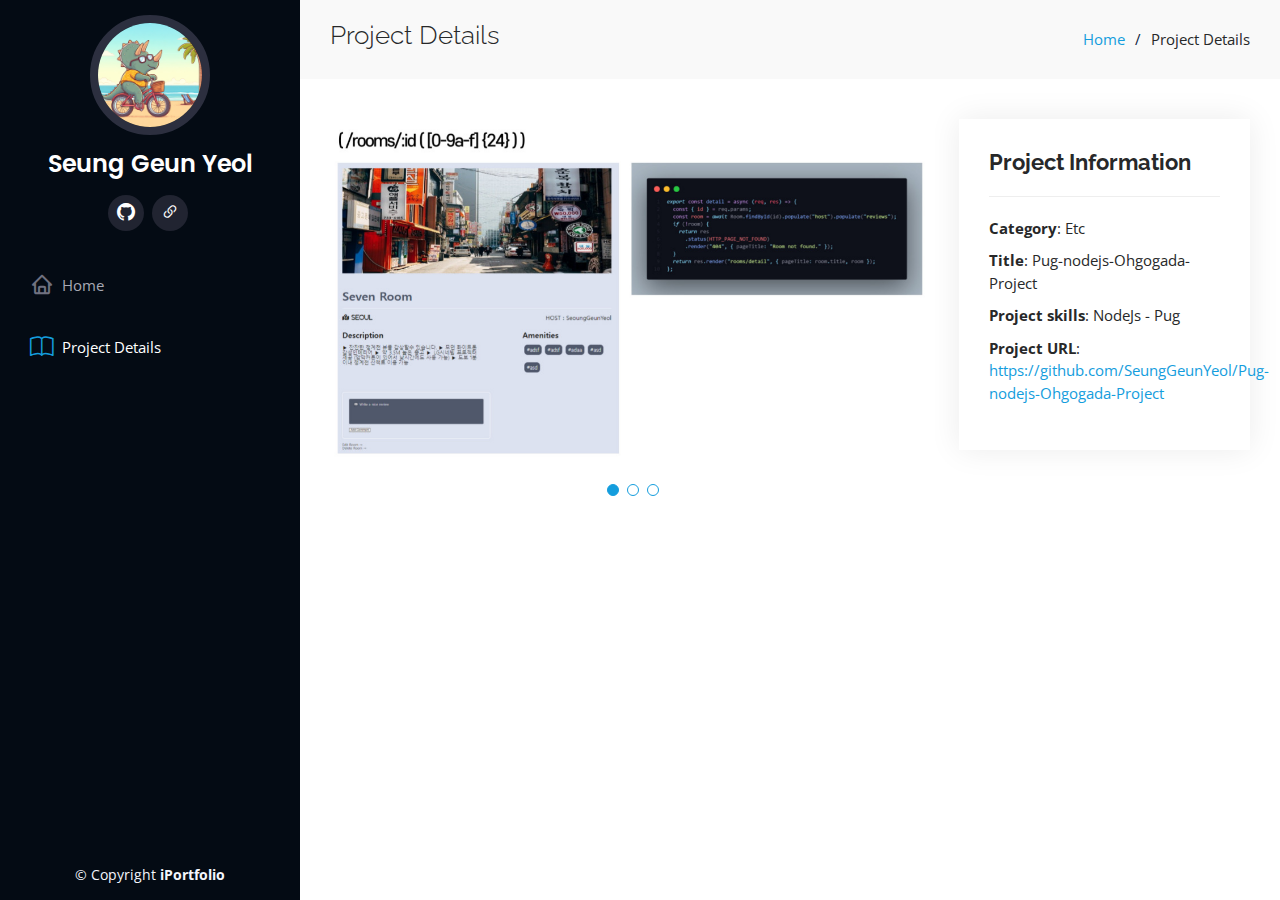
<file: details/portfolio-ProjectOhgogada.html>
<!DOCTYPE html>
<html lang="en">

<head>
  <meta charset="utf-8">
  <meta content="width=device-width, initial-scale=1.0" name="viewport">

  <title>Portfolio Details - iPortfolio Bootstrap Template</title>
  <meta content="" name="description">
  <meta content="" name="keywords">

  <!-- Favicons -->
  <link href="../assets/img/favicon.png" rel="icon">
  <link href="../assets/img/apple-touch-icon.png" rel="apple-touch-icon">

  <!-- Google Fonts -->
  <link href="https://fonts.googleapis.com/css?family=Open+Sans:300,300i,400,400i,600,600i,700,700i|Raleway:300,300i,400,400i,500,500i,600,600i,700,700i|Poppins:300,300i,400,400i,500,500i,600,600i,700,700i" rel="stylesheet">

  <!-- Vendor CSS Files -->
  <link href="../assets/vendor/aos/aos.css" rel="stylesheet">
  <link href="../assets/vendor/bootstrap/css/bootstrap.min.css" rel="stylesheet">
  <link href="../assets/vendor/bootstrap-icons/bootstrap-icons.css" rel="stylesheet">
  <link href="../assets/vendor/boxicons/css/boxicons.min.css" rel="stylesheet">
  <link href="../assets/vendor/glightbox/css/glightbox.min.css" rel="stylesheet">
  <link href="../assets/vendor/swiper/swiper-bundle.min.css" rel="stylesheet">

  <!-- Template Main CSS File -->
  <link href="../assets/css/style.css" rel="stylesheet">

  <!-- =======================================================
  * Template Name: iPortfolio
  * Updated: Nov 17 2023 with Bootstrap v5.3.2
  * Template URL: https://bootstrapmade.com/iportfolio-bootstrap-portfolio-websites-template/
  * Author: BootstrapMade.com
  * License: https://bootstrapmade.com/license/
  ======================================================== -->
</head>

<body>

  <!-- ======= Mobile nav toggle button ======= -->
  <i class="bi bi-list mobile-nav-toggle d-xl-none"></i>

  <!-- ======= Header ======= -->
  <header id="header">
    <div class="d-flex flex-column">

      <div class="profile">
        <img src="../assets/img/profile-img.jpg" alt="" class="img-fluid rounded-circle">
        <h1 class="text-light"><a href="../index.html">Seung Geun Yeol</a></h1>
        <div class="social-links mt-3 text-center">
          <a href="https://github.com/SeungGeunYeol" class="facebook"><i class="bi bi-github"></i></a>
          <a href="https://formula-root10.tistory.com/" class="twitter"><i class="bi bi-link-45deg"></i></a>
        </div>
      </div>

      <nav id="navbar" class="nav-menu navbar">
        <ul>
          <li><a href="../index.html" class="nav-link scrollto"><i class="bx bx-home"></i> <span>Home</span></a></li>
          <li><a href="#portfolio-details" class="nav-link scrollto active"><i class="bi bi-book"></i></i> <span>Project Details</span></a></li>
        </ul>
      </nav><!-- .nav-menu -->
    </div>
  </header><!-- End Header -->

  <main id="main">

    <!-- ======= Breadcrumbs ======= -->
    <section id="breadcrumbs" class="breadcrumbs">
      <div class="container">

        <div class="d-flex justify-content-between align-items-center">
          <h2>Project Details</h2>
          <ol>
            <li><a href="../index.html">Home</a></li>
            <li>Project Details</li>
          </ol>
        </div>

      </div>
    </section><!-- End Breadcrumbs -->

    <!-- ======= Portfolio Details Section ======= -->
    <section id="portfolio-details" class="portfolio-details">
      <div class="container">

        <div class="row gy-4">

          <div class="col-lg-8">
            <div class="portfolio-details-slider swiper">
              <div class="swiper-wrapper align-items-center">

                <div class="swiper-slide">
                  <img src="../assets/img/portfolio/portfolio-Project-Ohgogada-3.jpg" alt="">
                </div>

                <div class="swiper-slide">
                  <img src="../assets/img/portfolio/portfolio-Project-Ohgogada-1.jpg" alt="">
                </div>

                <div class="swiper-slide">
                  <img src="../assets/img/portfolio/portfolio-Project-Ohgogada-2.jpg" alt="">
                </div>

              </div>
              <div class="swiper-pagination"></div>
            </div>
          </div>

          <div class="col-lg-4">
            <div class="portfolio-info">
              <h3>Project Information</h3>
              <ul>
                <li><strong>Category</strong>: Etc</li>
                <li><strong>Title</strong>: Pug-nodejs-Ohgogada-Project </li>
                <li><strong>Project skills</strong>: NodeJs - Pug</li>
                <li><strong>Project URL</strong>: <a href="https://github.com/SeungGeunYeol/Pug-nodejs-Ohgogada-Project">https://github.com/SeungGeunYeol/Pug-nodejs-Ohgogada-Project</a></li>
              </ul>
            </div>

        </div>

      </div>
    </section><!-- End Portfolio Details Section -->

  </main><!-- End #main -->

  <!-- ======= Footer ======= -->
  <footer id="footer">
    <div class="container">
      <div class="copyright">
        &copy; Copyright <strong><span>iPortfolio</span></strong>
      </div>
      
    </div>
  </footer><!-- End  Footer -->

  <a href="#" class="back-to-top d-flex align-items-center justify-content-center"><i class="bi bi-arrow-up-short"></i></a>

  <!-- Vendor JS Files -->
  <script src="../assets/vendor/purecounter/purecounter_vanilla.js"></script>
  <script src="../assets/vendor/aos/aos.js"></script>
  <script src="../assets/vendor/bootstrap/js/bootstrap.bundle.min.js"></script>
  <script src="../assets/vendor/glightbox/js/glightbox.min.js"></script>
  <script src="../assets/vendor/isotope-layout/isotope.pkgd.min.js"></script>
  <script src="../assets/vendor/swiper/swiper-bundle.min.js"></script>
  <script src="../assets/vendor/typed.js/typed.umd.js"></script>
  <script src="../assets/vendor/waypoints/noframework.waypoints.js"></script>
  <script src="../assets/vendor/php-email-form/validate.js"></script>

  <!-- Template Main JS File -->
  <script src="../assets/js/main.js"></script>

</body>

</html>
</file>
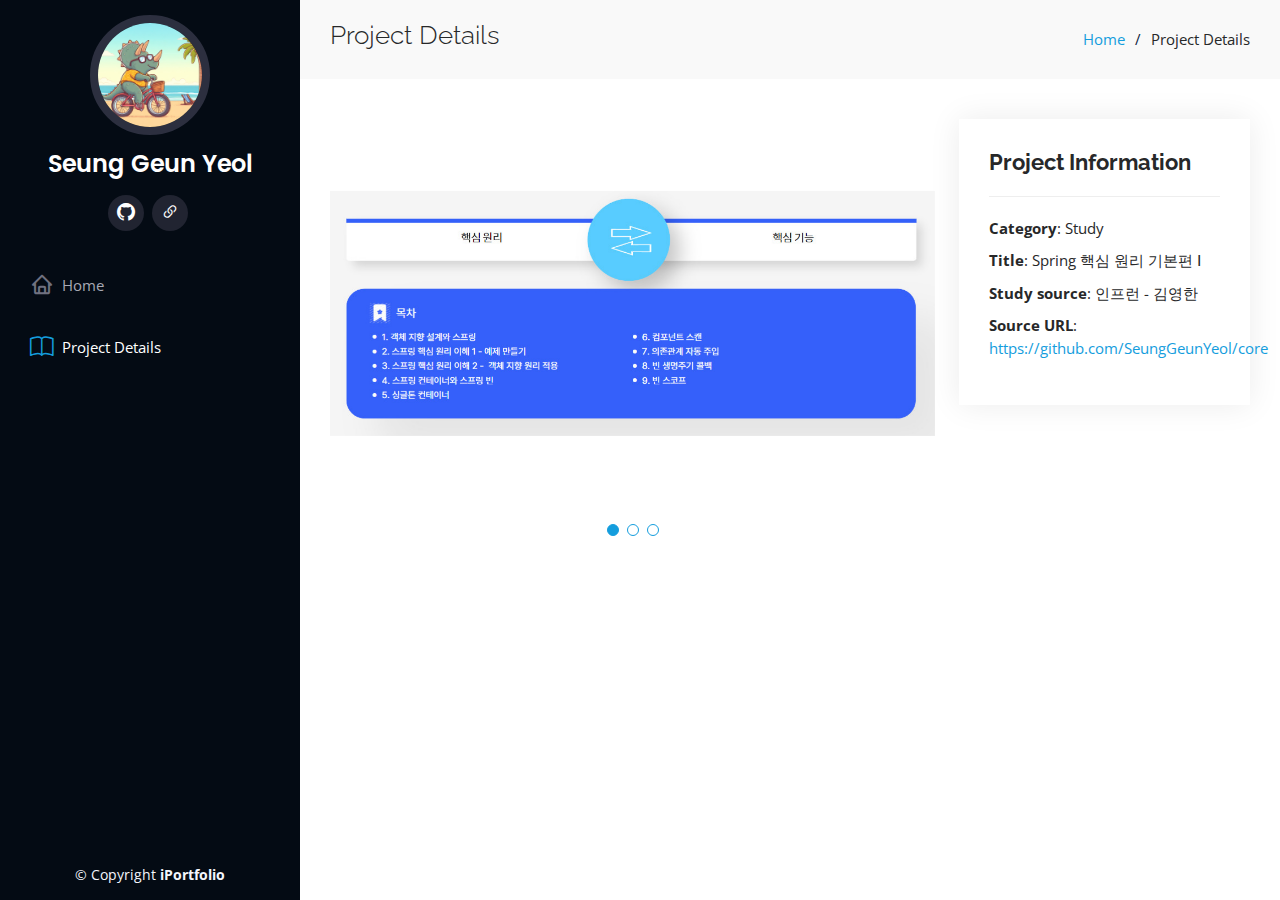
<file: details/portfolio-springCore.html>
<!DOCTYPE html>
<html lang="en">

<head>
  <meta charset="utf-8">
  <meta content="width=device-width, initial-scale=1.0" name="viewport">

  <title>Portfolio Details - iPortfolio Bootstrap Template</title>
  <meta content="" name="description">
  <meta content="" name="keywords">

  <!-- Favicons -->
  <link href="../assets/img/favicon.png" rel="icon">
  <link href="../assets/img/apple-touch-icon.png" rel="apple-touch-icon">

  <!-- Google Fonts -->
  <link href="https://fonts.googleapis.com/css?family=Open+Sans:300,300i,400,400i,600,600i,700,700i|Raleway:300,300i,400,400i,500,500i,600,600i,700,700i|Poppins:300,300i,400,400i,500,500i,600,600i,700,700i" rel="stylesheet">

  <!-- Vendor CSS Files -->
  <link href="../assets/vendor/aos/aos.css" rel="stylesheet">
  <link href="../assets/vendor/bootstrap/css/bootstrap.min.css" rel="stylesheet">
  <link href="../assets/vendor/bootstrap-icons/bootstrap-icons.css" rel="stylesheet">
  <link href="../assets/vendor/boxicons/css/boxicons.min.css" rel="stylesheet">
  <link href="../assets/vendor/glightbox/css/glightbox.min.css" rel="stylesheet">
  <link href="../assets/vendor/swiper/swiper-bundle.min.css" rel="stylesheet">

  <!-- Template Main CSS File -->
  <link href="../assets/css/style.css" rel="stylesheet">

  <!-- =======================================================
  * Template Name: iPortfolio
  * Updated: Nov 17 2023 with Bootstrap v5.3.2
  * Template URL: https://bootstrapmade.com/iportfolio-bootstrap-portfolio-websites-template/
  * Author: BootstrapMade.com
  * License: https://bootstrapmade.com/license/
  ======================================================== -->
</head>

<body>

  <!-- ======= Mobile nav toggle button ======= -->
  <i class="bi bi-list mobile-nav-toggle d-xl-none"></i>

  <!-- ======= Header ======= -->
  <header id="header">
    <div class="d-flex flex-column">

      <div class="profile">
        <img src="../assets/img/profile-img.jpg" alt="" class="img-fluid rounded-circle">
        <h1 class="text-light"><a href="../index.html">Seung Geun Yeol</a></h1>
        <div class="social-links mt-3 text-center">
          <a href="https://github.com/SeungGeunYeol" class="facebook"><i class="bi bi-github"></i></a>
          <a href="https://formula-root10.tistory.com/" class="twitter"><i class="bi bi-link-45deg"></i></a>
        </div>
      </div>

      <nav id="navbar" class="nav-menu navbar">
        <ul>
          <li><a href="../index.html" class="nav-link scrollto"><i class="bx bx-home"></i> <span>Home</span></a></li>
          <li><a href="#portfolio-details" class="nav-link scrollto active"><i class="bi bi-book"></i></i> <span>Project Details</span></a></li>
        </ul>
      </nav><!-- .nav-menu -->
    </div>
  </header><!-- End Header -->

  <main id="main">

    <!-- ======= Breadcrumbs ======= -->
    <section id="breadcrumbs" class="breadcrumbs">
      <div class="container">

        <div class="d-flex justify-content-between align-items-center">
          <h2>Project Details</h2>
          <ol>
            <li><a href="../index.html">Home</a></li>
            <li>Project Details</li>
          </ol>
        </div>

      </div>
    </section><!-- End Breadcrumbs -->

    <!-- ======= Portfolio Details Section ======= -->
    <section id="portfolio-details" class="portfolio-details">
      <div class="container">

        <div class="row gy-4">

          <div class="col-lg-8">
            <div class="portfolio-details-slider swiper">
              <div class="swiper-wrapper align-items-center">

                <div class="swiper-slide">
                  <img src="../assets/img/portfolio/portfolio-SpringCore-1.jpg" alt="">
                </div>

                <div class="swiper-slide">
                  <img src="../assets/img/portfolio/portfolio-SpringCore-2.jpg" alt="">
                </div>

                <div class="swiper-slide">
                  <img src="../assets/img/portfolio/portfolio-SpringCore-3.jpg" alt="">
                </div>

              </div>
              <div class="swiper-pagination"></div>
            </div>
          </div>

          <div class="col-lg-4">
            <div class="portfolio-info">
              <h3>Project Information</h3>
              <ul>
                <li><strong>Category</strong>: Study</li>
                <li><strong>Title</strong>: Spring 핵심 원리 기본편 Ⅰ </li>
                <li><strong>Study source</strong>: 인프런 - 김영한</li>
                <li><strong>Source URL</strong>: <a href="https://github.com/SeungGeunYeol/core">https://github.com/SeungGeunYeol/core</a></li>
              </ul>
            </div>

        </div>

      </div>
    </section><!-- End Portfolio Details Section -->

  </main><!-- End #main -->

  <!-- ======= Footer ======= -->
  <footer id="footer">
    <div class="container">
      <div class="copyright">
        &copy; Copyright <strong><span>iPortfolio</span></strong>
      </div>
      
    </div>
  </footer><!-- End  Footer -->

  <a href="#" class="back-to-top d-flex align-items-center justify-content-center"><i class="bi bi-arrow-up-short"></i></a>

  <!-- Vendor JS Files -->
  <script src="../assets/vendor/purecounter/purecounter_vanilla.js"></script>
  <script src="../assets/vendor/aos/aos.js"></script>
  <script src="../assets/vendor/bootstrap/js/bootstrap.bundle.min.js"></script>
  <script src="../assets/vendor/glightbox/js/glightbox.min.js"></script>
  <script src="../assets/vendor/isotope-layout/isotope.pkgd.min.js"></script>
  <script src="../assets/vendor/swiper/swiper-bundle.min.js"></script>
  <script src="../assets/vendor/typed.js/typed.umd.js"></script>
  <script src="../assets/vendor/waypoints/noframework.waypoints.js"></script>
  <script src="../assets/vendor/php-email-form/validate.js"></script>

  <!-- Template Main JS File -->
  <script src="../assets/js/main.js"></script>

</body>

</html>
</file>
<file: assets/css/style.css>
/**
* Template Name: iPortfolio
* Updated: Nov 17 2023 with Bootstrap v5.3.2
* Template URL: https://bootstrapmade.com/iportfolio-bootstrap-portfolio-websites-template/
* Author: BootstrapMade.com
* License: https://bootstrapmade.com/license/
*/

/*--------------------------------------------------------------
# General
--------------------------------------------------------------*/
body {
  font-family: "Open Sans", sans-serif;
  color: #272829;
}

a {
  color: #149ddd;
  text-decoration: none;
}

a:hover {
  color: #37b3ed;
  text-decoration: none;
}

h1,
h2,
h3,
h4,
h5,
h6 {
  font-family: "Raleway", sans-serif;
}

/*--------------------------------------------------------------
# Back to top button
--------------------------------------------------------------*/
.back-to-top {
  position: fixed;
  visibility: hidden;
  opacity: 0;
  right: 15px;
  bottom: 15px;
  z-index: 996;
  background: #149ddd;
  width: 40px;
  height: 40px;
  border-radius: 50px;
  transition: all 0.4s;
}

.back-to-top i {
  font-size: 28px;
  color: #fff;
  line-height: 0;
}

.back-to-top:hover {
  background: #2eafec;
  color: #fff;
}

.back-to-top.active {
  visibility: visible;
  opacity: 1;
}

/*--------------------------------------------------------------
# Header
--------------------------------------------------------------*/
#header {
  position: fixed;
  top: 0;
  left: 0;
  bottom: 0;
  width: 300px;
  transition: all ease-in-out 0.5s;
  z-index: 9997;
  transition: all 0.5s;
  padding: 0 15px;
  background: #040b14;
  overflow-y: auto;
}

#header .profile img {
  margin: 15px auto;
  display: block;
  width: 120px;
  border: 8px solid #2c2f3f;
}

#header .profile h1 {
  font-size: 24px;
  margin: 0;
  padding: 0;
  font-weight: 600;
  -moz-text-align-last: center;
  text-align-last: center;
  font-family: "Poppins", sans-serif;
}

#header .profile h1 a,
#header .profile h1 a:hover {
  color: #fff;
  text-decoration: none;
}

#header .profile .social-links a {
  font-size: 18px;
  display: inline-block;
  background: #212431;
  color: #fff;
  line-height: 1;
  padding: 8px 0;
  margin-right: 4px;
  border-radius: 50%;
  text-align: center;
  width: 36px;
  height: 36px;
  transition: 0.3s;
}

#header .profile .social-links a:hover {
  background: #149ddd;
  color: #fff;
  text-decoration: none;
}

#main {
  margin-left: 300px;
}

.container,
.container-fluid {
  padding-left: 30px;
  padding-right: 30px;
}

@media (max-width: 1199px) {
  #header {
    left: -300px;
  }

  #main {
    margin-left: 0;
  }

  .container,
  .container-fluid {
    padding-left: 12px;
    padding-right: 12px;
  }
}

/*--------------------------------------------------------------
# Navigation Menu
--------------------------------------------------------------*/
/* Desktop Navigation */
.nav-menu {
  padding: 30px 0 0 0;
}

.nav-menu * {
  margin: 0;
  padding: 0;
  list-style: none;
}

.nav-menu>ul>li {
  position: relative;
  white-space: nowrap;
}

.nav-menu a,
.nav-menu a:focus {
  display: flex;
  align-items: center;
  color: #a8a9b4;
  padding: 12px 15px;
  margin-bottom: 8px;
  transition: 0.3s;
  font-size: 15px;
}

.nav-menu a i,
.nav-menu a:focus i {
  font-size: 24px;
  padding-right: 8px;
  color: #6f7180;
}

.nav-menu a:hover,
.nav-menu .active,
.nav-menu .active:focus,
.nav-menu li:hover>a {
  text-decoration: none;
  color: #fff;
}

.nav-menu a:hover i,
.nav-menu .active i,
.nav-menu .active:focus i,
.nav-menu li:hover>a i {
  color: #149ddd;
}

/* Mobile Navigation */
.mobile-nav-toggle {
  position: fixed;
  right: 15px;
  top: 15px;
  z-index: 9998;
  border: 0;
  font-size: 24px;
  transition: all 0.4s;
  outline: none !important;
  background-color: #149ddd;
  color: #fff;
  width: 40px;
  height: 40px;
  display: inline-flex;
  align-items: center;
  justify-content: center;
  line-height: 0;
  border-radius: 50px;
  cursor: pointer;
}

.mobile-nav-active {
  overflow: hidden;
}

.mobile-nav-active #header {
  left: 0;
}

/*--------------------------------------------------------------
# Hero Section
--------------------------------------------------------------*/
#hero {
  width: 100%;
  height: 100vh;
  background: url("../img/hero-bg.jpg") top center;
  background-size: cover;
}

#hero:before {
  content: "";
  background: rgba(5, 13, 24, 0.3);
  position: absolute;
  bottom: 0;
  top: 0;
  left: 0;
  right: 0;
  z-index: 1;
}

#hero .hero-container {
  position: relative;
  z-index: 2;
  min-width: 300px;
}

#hero h1 {
  margin: 0 0 10px 0;
  font-size: 64px;
  font-weight: 700;
  line-height: 56px;
  color: #fff;
}

#hero p {
  color: #fff;
  margin-bottom: 50px;
  font-size: 26px;
  font-family: "Poppins", sans-serif;
}

#hero p span {
  color: #fff;
  padding-bottom: 4px;
  letter-spacing: 1px;
  border-bottom: 3px solid #149ddd;
}

@media (min-width: 1024px) {
  #hero {
    background-attachment: fixed;
  }
}

@media (max-width: 768px) {
  #hero h1 {
    font-size: 28px;
    line-height: 36px;
  }

  #hero h2 {
    font-size: 18px;
    line-height: 24px;
    margin-bottom: 30px;
  }
}

/*--------------------------------------------------------------
# Sections General
--------------------------------------------------------------*/
section {
  padding: 60px 0;
  overflow: hidden;
}

.section-bg {
  background: #f5f8fd;
}

.section-title {
  padding-bottom: 30px;
}

.section-title h2 {
  font-size: 32px;
  font-weight: bold;
  margin-bottom: 20px;
  padding-bottom: 20px;
  position: relative;
  color: #173b6c;
}

.section-title h2::after {
  content: "";
  position: absolute;
  display: block;
  width: 50px;
  height: 3px;
  background: #149ddd;
  bottom: 0;
  left: 0;
}

.section-title p {
  margin-bottom: 0;
}

/*--------------------------------------------------------------
# About
--------------------------------------------------------------*/
.about .content h3 {
  font-weight: 700;
  font-size: 26px;
  color: #173b6c;
}

.about .content ul {
  list-style: none;
  padding: 0;
}

.about .content ul li {
  margin-bottom: 20px;
  display: flex;
  align-items: center;
}

.about .content ul strong {
  margin-right: 10px;
}

.about .content ul i {
  font-size: 16px;
  margin-right: 5px;
  color: #149ddd;
  line-height: 0;
}

.about .content p:last-child {
  margin-bottom: 0;
}

/*--------------------------------------------------------------
# Facts
--------------------------------------------------------------*/
.facts {
  padding-bottom: 30px;
}

.facts .count-box {
  padding: 30px;
  width: 100%;
}

.facts .count-box i {
  display: block;
  font-size: 44px;
  color: #149ddd;
  float: left;
  line-height: 0;
}

.facts .count-box span {
  font-size: 48px;
  line-height: 40px;
  display: block;
  font-weight: 700;
  color: #050d18;
  margin-left: 60px;
}

.facts .count-box p {
  padding: 15px 0 0 0;
  margin: 0 0 0 60px;
  font-family: "Raleway", sans-serif;
  font-size: 14px;
  color: #122f57;
}

.facts .count-box a {
  font-weight: 600;
  display: block;
  margin-top: 20px;
  color: #122f57;
  font-size: 15px;
  font-family: "Poppins", sans-serif;
  transition: ease-in-out 0.3s;
}

.facts .count-box a:hover {
  color: #1f5297;
}

/*--------------------------------------------------------------
# Akills
--------------------------------------------------------------*/
.skills .progress {
  height: 60px;
  display: block;
  background: none;
  border-radius: 0;
}

.skills .progress .skill {
  padding: 0;
  margin: 0 0 6px 0;
  text-transform: uppercase;
  display: block;
  font-weight: 600;
  font-family: "Poppins", sans-serif;
  color: #050d18;
}

.skills .progress .skill .val {
  float: right;
  font-style: normal;
}

.skills .progress-bar-wrap {
  background: #dce8f8;
  height: 10px;
}

.skills .progress-bar {
  width: 1px;
  height: 10px;
  transition: 0.9s;
  background-color: #149ddd;
}

/*--------------------------------------------------------------
# Resume
--------------------------------------------------------------*/
.resume .resume-title {
  font-size: 26px;
  font-weight: 700;
  margin-top: 20px;
  margin-bottom: 20px;
  color: #050d18;
}

.resume .resume-item {
  padding: 0 0 20px 20px;
  margin-top: -2px;
  border-left: 2px solid #1f5297;
  position: relative;
}

.resume .resume-item h4 {
  line-height: 18px;
  font-size: 18px;
  font-weight: 600;
  text-transform: uppercase;
  font-family: "Poppins", sans-serif;
  color: #050d18;
  margin-bottom: 10px;
}

.resume .resume-item h5 {
  font-size: 16px;
  background: #e4edf9;
  padding: 5px 15px;
  display: inline-block;
  font-weight: 600;
  margin-bottom: 10px;
}

.resume .resume-item ul {
  padding-left: 20px;
}

.resume .resume-item ul li {
  padding-bottom: 10px;
}

.resume .resume-item:last-child {
  padding-bottom: 0;
}

.resume .resume-item::before {
  content: "";
  position: absolute;
  width: 16px;
  height: 16px;
  border-radius: 50px;
  left: -9px;
  top: 0;
  background: #fff;
  border: 2px solid #1f5297;
}

/*--------------------------------------------------------------
# Portfolio
--------------------------------------------------------------*/
.portfolio .portfolio-item {
  margin-bottom: 30px;
}

.portfolio #portfolio-flters {
  padding: 0;
  margin: 0 auto 35px auto;
  list-style: none;
  text-align: center;
  background: #fff;
  border-radius: 50px;
  padding: 2px 15px;
}

.portfolio #portfolio-flters li {
  cursor: pointer;
  display: inline-block;
  padding: 10px 15px 8px 15px;
  font-size: 14px;
  font-weight: 600;
  line-height: 1;
  text-transform: uppercase;
  color: #272829;
  margin-bottom: 5px;
  transition: all 0.3s ease-in-out;
}

.portfolio #portfolio-flters li:hover,
.portfolio #portfolio-flters li.filter-active {
  color: #149ddd;
}

.portfolio #portfolio-flters li:last-child {
  margin-right: 0;
}

.portfolio .portfolio-wrap {
  transition: 0.3s;
  position: relative;
  overflow: hidden;
  z-index: 1;
}

.portfolio .portfolio-wrap::before {
  content: "";
  background: rgba(255, 255, 255, 0.5);
  position: absolute;
  left: 0;
  right: 0;
  top: 0;
  bottom: 0;
  transition: all ease-in-out 0.3s;
  z-index: 2;
  opacity: 0;
}

.portfolio .portfolio-wrap .portfolio-links {
  opacity: 1;
  left: 0;
  right: 0;
  bottom: -60px;
  z-index: 3;
  position: absolute;
  transition: all ease-in-out 0.3s;
  display: flex;
  justify-content: center;
}

.portfolio .portfolio-wrap .portfolio-links a {
  color: #fff;
  font-size: 28px;
  text-align: center;
  background: rgba(20, 157, 221, 0.75);
  transition: 0.3s;
  width: 50%;
}

.portfolio .portfolio-wrap .portfolio-links a:hover {
  background: rgba(20, 157, 221, 0.95);
}

.portfolio .portfolio-wrap .portfolio-links a+a {
  border-left: 1px solid #37b3ed;
}

.portfolio .portfolio-wrap:hover::before {
  top: 0;
  left: 0;
  right: 0;
  bottom: 0;
  opacity: 1;
}

.portfolio .portfolio-wrap:hover .portfolio-links {
  opacity: 1;
  bottom: 0;
}

/*--------------------------------------------------------------
# Portfolio Details
--------------------------------------------------------------*/
.portfolio-details {
  padding-top: 40px;
}

.portfolio-details .portfolio-details-slider img {
  width: 100%;
}

.portfolio-details .portfolio-details-slider .swiper-pagination {
  margin-top: 20px;
  position: relative;
}

.portfolio-details .portfolio-details-slider .swiper-pagination .swiper-pagination-bullet {
  width: 12px;
  height: 12px;
  background-color: #fff;
  opacity: 1;
  border: 1px solid #149ddd;
}

.portfolio-details .portfolio-details-slider .swiper-pagination .swiper-pagination-bullet-active {
  background-color: #149ddd;
}

.portfolio-details .portfolio-info {
  padding: 30px;
  box-shadow: 0px 0 30px rgba(5, 13, 24, 0.08);
}

.portfolio-details .portfolio-info h3 {
  font-size: 22px;
  font-weight: 700;
  margin-bottom: 20px;
  padding-bottom: 20px;
  border-bottom: 1px solid #eee;
}

.portfolio-details .portfolio-info ul {
  list-style: none;
  padding: 0;
  font-size: 15px;
}

.portfolio-details .portfolio-info ul li+li {
  margin-top: 10px;
}

.portfolio-details .portfolio-description {
  padding-top: 30px;
}

.portfolio-details .portfolio-description h2 {
  font-size: 26px;
  font-weight: 700;
  margin-bottom: 20px;
}

.portfolio-details .portfolio-description ul {
  padding-left: 20px;
}

/*--------------------------------------------------------------
# Services
--------------------------------------------------------------*/
.services .icon-box {
  margin-bottom: 20px;
}

.services .icon {
  float: left;
  display: flex;
  align-items: center;
  justify-content: center;
  width: 54px;
  height: 54px;
  background: #149ddd;
  border-radius: 50%;
  transition: 0.5s;
  border: 1px solid #149ddd;
}

.services .icon i {
  color: #fff;
  font-size: 24px;
  line-height: 0;
}

.services .icon-box:hover .icon {
  background: #fff;
}

.services .icon-box:hover .icon i {
  color: #149ddd;
}

.services .title {
  margin-left: 80px;
  font-weight: 700;
  margin-bottom: 15px;
  font-size: 18px;
}

.services .title a {
  color: #343a40;
}

.services .title a:hover {
  color: #149ddd;
}

.services .description {
  margin-left: 80px;
  line-height: 24px;
  font-size: 14px;
}

.services .experience {
  margin-left: 80px;
  padding-left : 16px;
  line-height: 24px;
  font-size: 14px;
}

/*--------------------------------------------------------------
# Testimonials
--------------------------------------------------------------*/
.testimonials .testimonials-carousel,
.testimonials .testimonials-slider {
  overflow: hidden;
}

.testimonials .testimonial-item {
  box-sizing: content-box;
  text-align: center;
  min-height: 320px;
}

.testimonials .testimonial-item .testimonial-img {
  width: 90px;
  border-radius: 50%;
  margin: 0 auto;
}

.testimonials .testimonial-item h3 {
  font-size: 18px;
  font-weight: bold;
  margin: 10px 0 5px 0;
  color: #111;
}

.testimonials .testimonial-item h4 {
  font-size: 14px;
  color: #999;
  margin: 0;
}

.testimonials .testimonial-item .quote-icon-left,
.testimonials .testimonial-item .quote-icon-right {
  color: #c3e8fa;
  font-size: 26px;
}

.testimonials .testimonial-item .quote-icon-left {
  display: inline-block;
  left: -5px;
  position: relative;
}

.testimonials .testimonial-item .quote-icon-right {
  display: inline-block;
  right: -5px;
  position: relative;
  top: 10px;
}

.testimonials .testimonial-item p {
  font-style: italic;
  margin: 0 15px 15px 15px;
  padding: 20px;
  background: #fff;
  position: relative;
  margin-bottom: 35px;
  border-radius: 6px;
  box-shadow: 0px 2px 15px rgba(0, 0, 0, 0.1);
}

.testimonials .testimonial-item p::after {
  content: "";
  width: 0;
  height: 0;
  border-top: 20px solid #fff;
  border-right: 20px solid transparent;
  border-left: 20px solid transparent;
  position: absolute;
  bottom: -20px;
  left: calc(50% - 20px);
}

.testimonials .swiper-pagination {
  margin-top: 20px;
  position: relative;
}

.testimonials .swiper-pagination .swiper-pagination-bullet {
  width: 12px;
  height: 12px;
  background-color: #fff;
  opacity: 1;
  border: 1px solid #149ddd;
}

.testimonials .swiper-pagination .swiper-pagination-bullet-active {
  background-color: #149ddd;
}

/*--------------------------------------------------------------
# Contact
--------------------------------------------------------------*/
.contact {
  padding-bottom: 130px;
}

.contact .info {
  padding: 30px;
  background: #fff;
  width: 100%;
  box-shadow: 0 0 24px 0 rgba(0, 0, 0, 0.12);
}

.contact .info i {
  font-size: 20px;
  color: #149ddd;
  float: left;
  width: 44px;
  height: 44px;
  background: #dff3fc;
  display: flex;
  justify-content: center;
  align-items: center;
  border-radius: 50px;
  transition: all 0.3s ease-in-out;
}

.contact .info h4 {
  padding: 0 0 0 60px;
  font-size: 22px;
  font-weight: 600;
  margin-bottom: 5px;
  color: #050d18;
}

.contact .info p {
  padding: 0 0 10px 60px;
  margin-bottom: 20px;
  font-size: 14px;
  color: #173b6c;
}

.contact .info .email p {
  padding-top: 5px;
}

.contact .info .social-links {
  padding-left: 60px;
}

.contact .info .social-links a {
  font-size: 18px;
  display: inline-block;
  background: #333;
  color: #fff;
  line-height: 1;
  padding: 8px 0;
  border-radius: 50%;
  text-align: center;
  width: 36px;
  height: 36px;
  transition: 0.3s;
  margin-right: 10px;
}

.contact .info .social-links a:hover {
  background: #149ddd;
  color: #fff;
}

.contact .info .email:hover i,
.contact .info .address:hover i,
.contact .info .phone:hover i {
  background: #149ddd;
  color: #fff;
}

.contact .php-email-form {
  width: 100%;
  padding: 30px;
  background: #fff;
  box-shadow: 0 0 24px 0 rgba(0, 0, 0, 0.12);
}

.contact .php-email-form .form-group {
  padding-bottom: 8px;
}

.contact .php-email-form .validate {
  display: none;
  color: red;
  margin: 0 0 15px 0;
  font-weight: 400;
  font-size: 13px;
}

.contact .php-email-form .error-message {
  display: none;
  color: #fff;
  background: #ed3c0d;
  text-align: left;
  padding: 15px;
  font-weight: 600;
}

.contact .php-email-form .error-message br+br {
  margin-top: 25px;
}

.contact .php-email-form .sent-message {
  display: none;
  color: #fff;
  background: #18d26e;
  text-align: center;
  padding: 15px;
  font-weight: 600;
}

.contact .php-email-form .loading {
  display: none;
  background: #fff;
  text-align: center;
  padding: 15px;
}

.contact .php-email-form .loading:before {
  content: "";
  display: inline-block;
  border-radius: 50%;
  width: 24px;
  height: 24px;
  margin: 0 10px -6px 0;
  border: 3px solid #18d26e;
  border-top-color: #eee;
  animation: animate-loading 1s linear infinite;
}

.contact .php-email-form .form-group {
  margin-bottom: 15px;
}

.contact .php-email-form label {
  padding-bottom: 8px;
}

.contact .php-email-form input,
.contact .php-email-form textarea {
  border-radius: 0;
  box-shadow: none;
  font-size: 14px;
}

.contact .php-email-form input {
  height: 44px;
}

.contact .php-email-form textarea {
  padding: 10px 15px;
}

.contact .php-email-form button[type=submit] {
  background: #149ddd;
  border: 0;
  padding: 10px 24px;
  color: #fff;
  transition: 0.4s;
  border-radius: 4px;
}

.contact .php-email-form button[type=submit]:hover {
  background: #37b3ed;
}

@keyframes animate-loading {
  0% {
    transform: rotate(0deg);
  }

  100% {
    transform: rotate(360deg);
  }
}

/*--------------------------------------------------------------
# Breadcrumbs
--------------------------------------------------------------*/
.breadcrumbs {
  padding: 20px 0;
  background: #f9f9f9;
}

.breadcrumbs h2 {
  font-size: 26px;
  font-weight: 300;
}

.breadcrumbs ol {
  display: flex;
  flex-wrap: wrap;
  list-style: none;
  padding: 0;
  margin: 0;
  font-size: 15px;
}

.breadcrumbs ol li+li {
  padding-left: 10px;
}

.breadcrumbs ol li+li::before {
  display: inline-block;
  padding-right: 10px;
  color: #0e2442;
  content: "/";
}

@media (max-width: 768px) {
  .breadcrumbs .d-flex {
    display: block !important;
  }

  .breadcrumbs ol {
    display: block;
  }

  .breadcrumbs ol li {
    display: inline-block;
  }
}

/*--------------------------------------------------------------
# Footer
--------------------------------------------------------------*/
#footer {
  padding: 15px;
  color: #f4f6fd;
  font-size: 14px;
  position: fixed;
  left: 0;
  bottom: 0;
  width: 300px;
  z-index: 9999;
  background: #040b14;
}

#footer .copyright {
  text-align: center;
}

#footer .credits {
  padding-top: 5px;
  text-align: center;
  font-size: 13px;
  color: #eaebf0;
}

@media (max-width: 1199px) {
  #footer {
    position: static;
    width: auto;
    padding-right: 20px 15px;
  }
}
</file>
